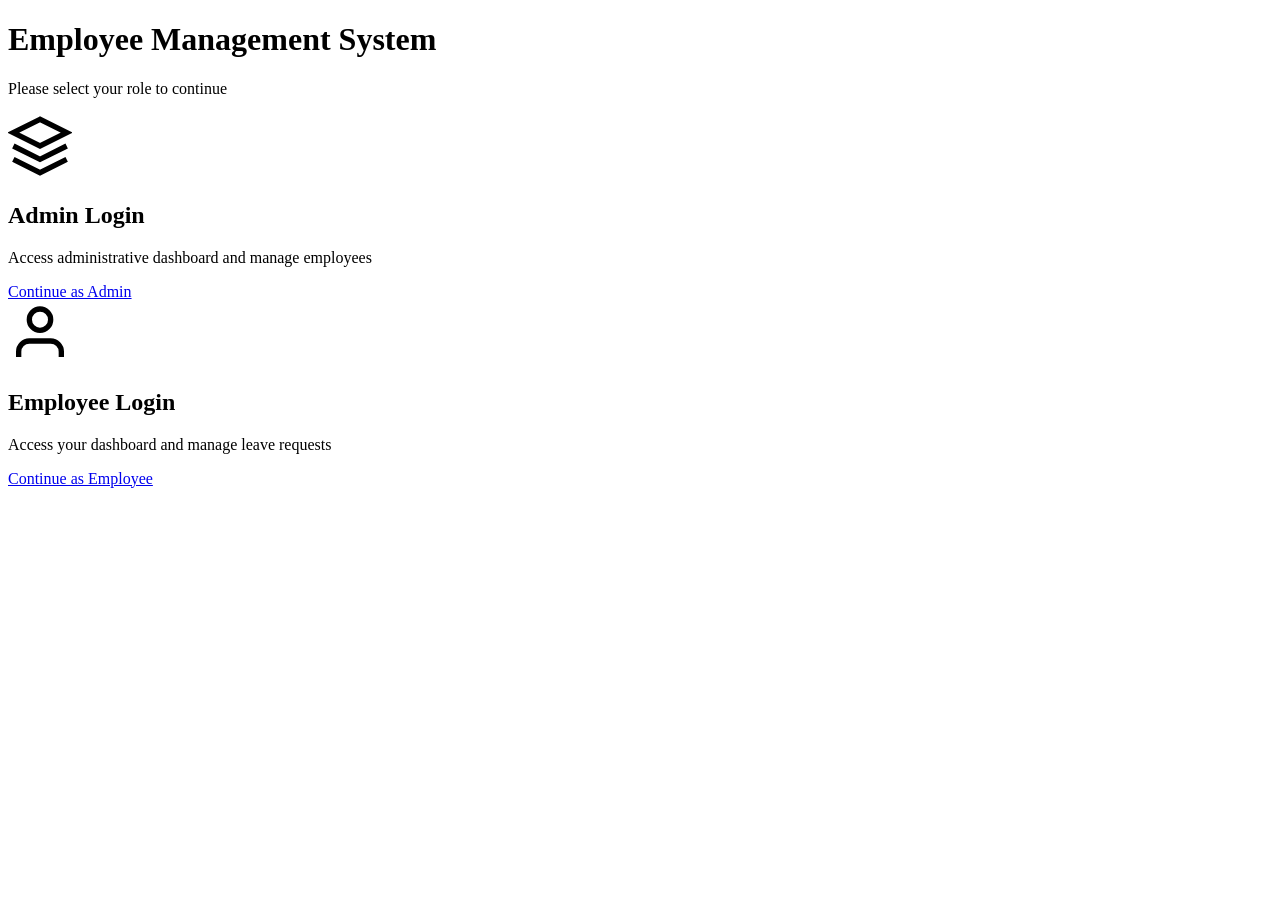
<file: src/main/resources/templates/index.html>
<!DOCTYPE html>
<html xmlns:th="http://www.thymeleaf.org">

<head>
    <meta charset="UTF-8">
    <meta name="viewport" content="width=device-width, initial-scale=1.0">
    <title>Employee Management System - Login</title>
    <link rel="stylesheet" th:href="@{/css/style.css}">
</head>

<body>
    <div class="selection-container">
        <div class="selection-header">
            <h1>Employee Management System</h1>
            <p>Please select your role to continue</p>
        </div>

        <div class="selection-cards">
            <div class="selection-card admin-card">
                <div class="card-icon">
                    <svg width="64" height="64" viewBox="0 0 24 24" fill="none" stroke="currentColor" stroke-width="2">
                        <path d="M12 2L2 7l10 5 10-5-10-5z"></path>
                        <path d="M2 17l10 5 10-5M2 12l10 5 10-5"></path>
                    </svg>
                </div>
                <h2>Admin Login</h2>
                <p>Access administrative dashboard and manage employees</p>
                <a href="/admin/login" class="btn-card admin-btn">Continue as Admin</a>
            </div>

            <div class="selection-card employee-card">
                <div class="card-icon">
                    <svg width="64" height="64" viewBox="0 0 24 24" fill="none" stroke="currentColor" stroke-width="2">
                        <path d="M20 21v-2a4 4 0 0 0-4-4H8a4 4 0 0 0-4 4v2"></path>
                        <circle cx="12" cy="7" r="4"></circle>
                    </svg>
                </div>
                <h2>Employee Login</h2>
                <p>Access your dashboard and manage leave requests</p>
                <a href="/employee/login" class="btn-card employee-btn">Continue as Employee</a>
            </div>
        </div>
    </div>
</body>

</html>
</file>
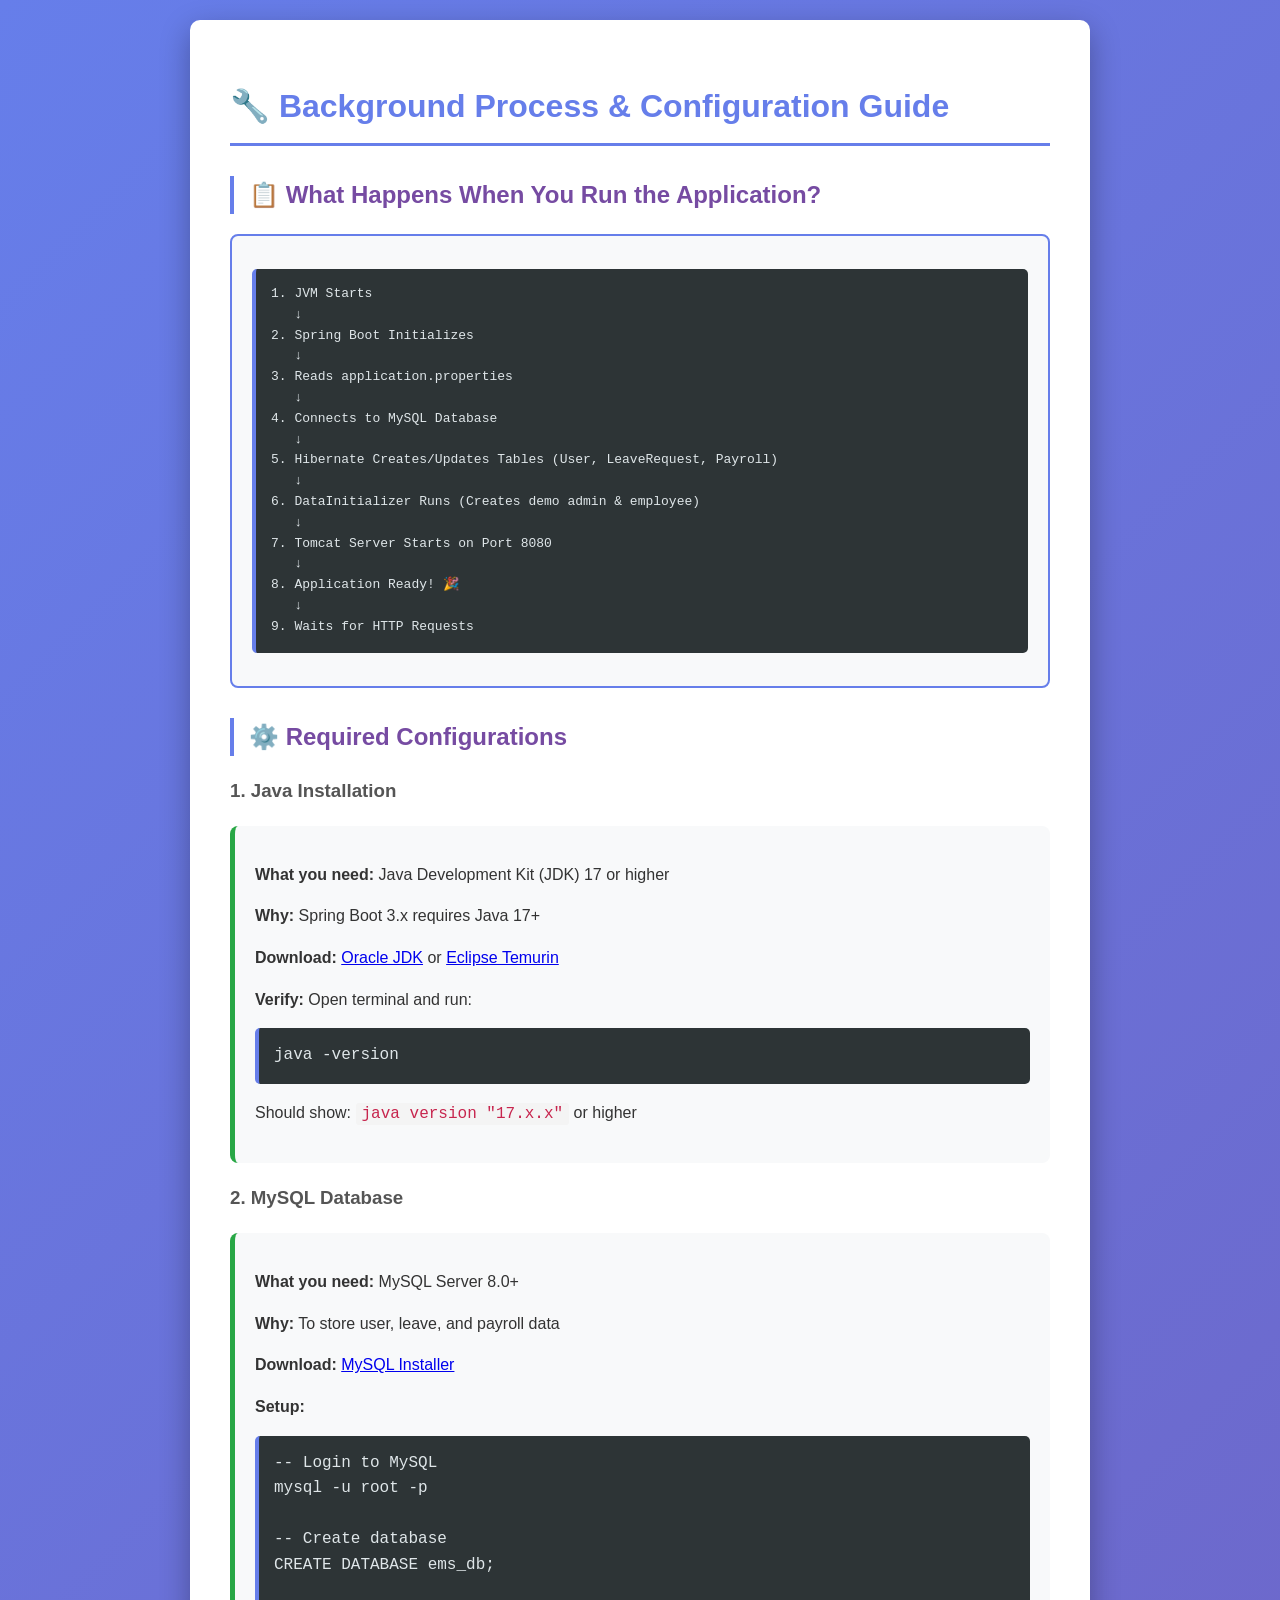
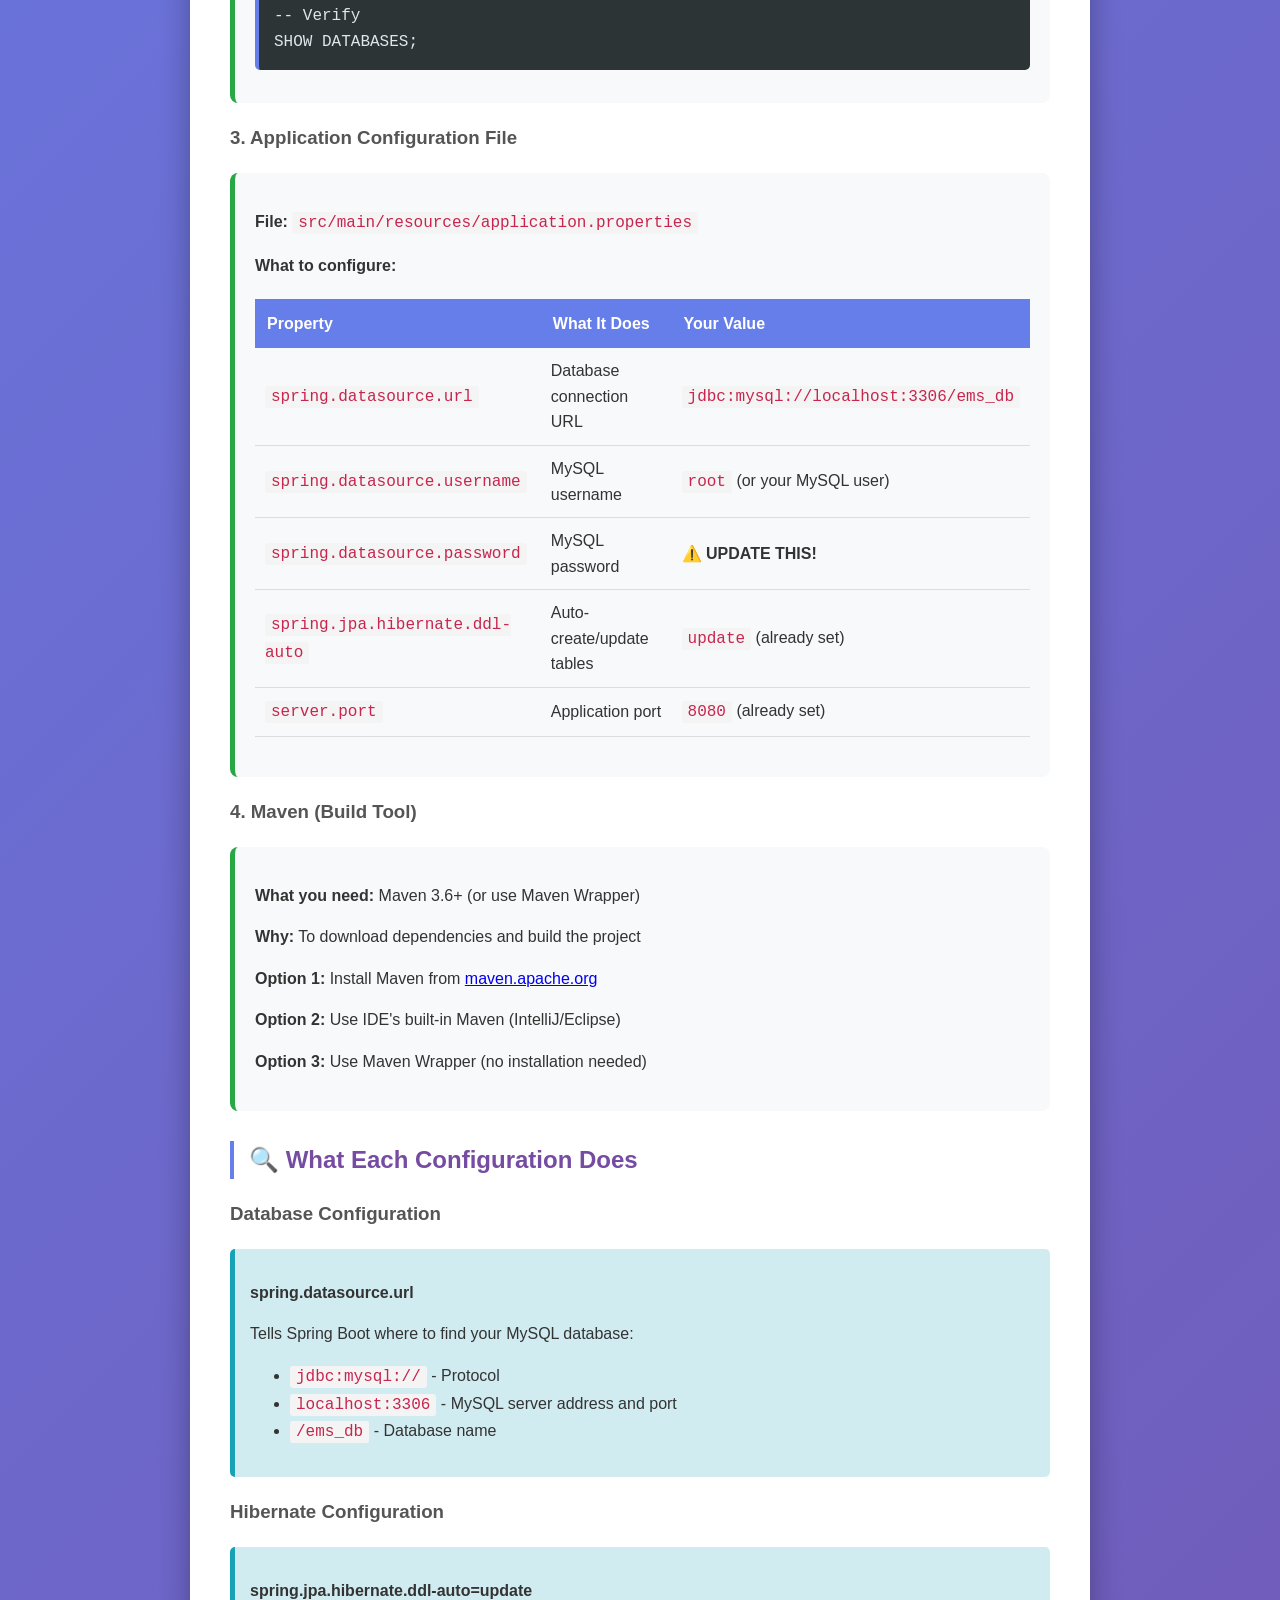
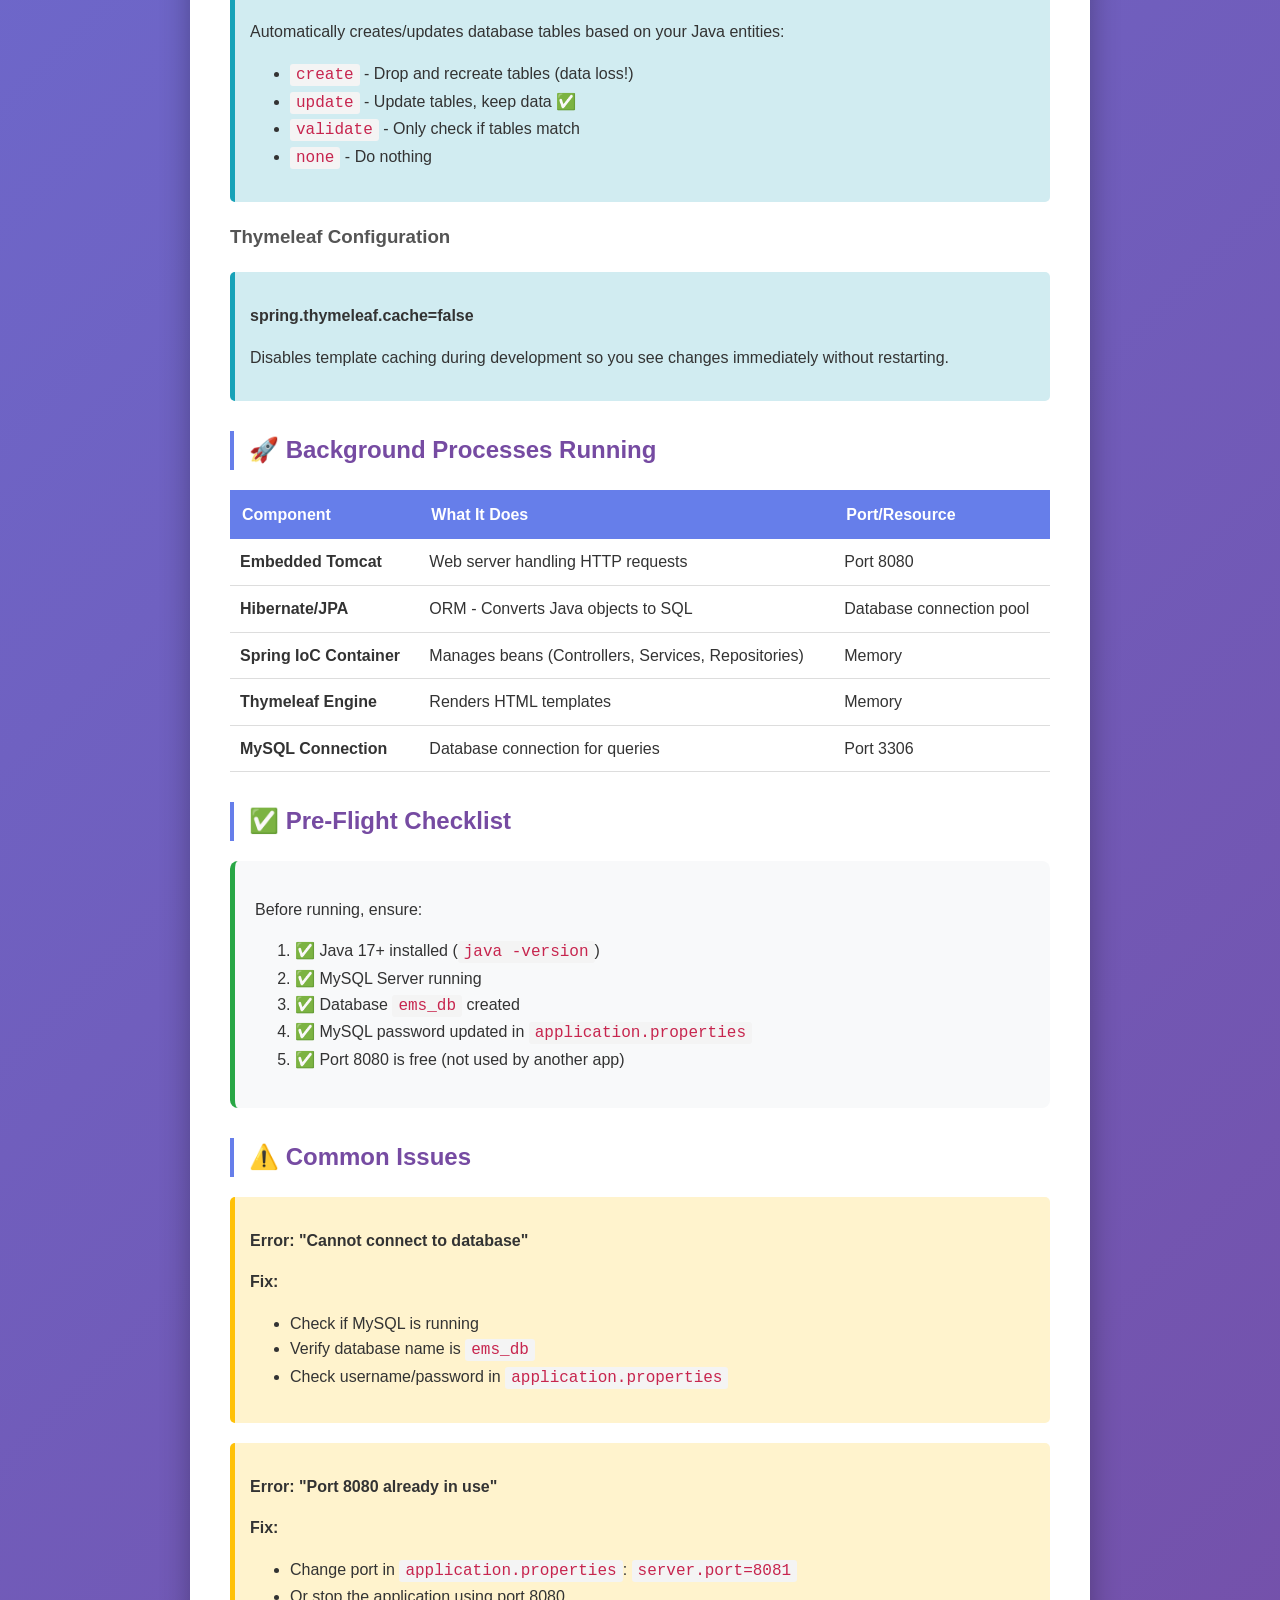
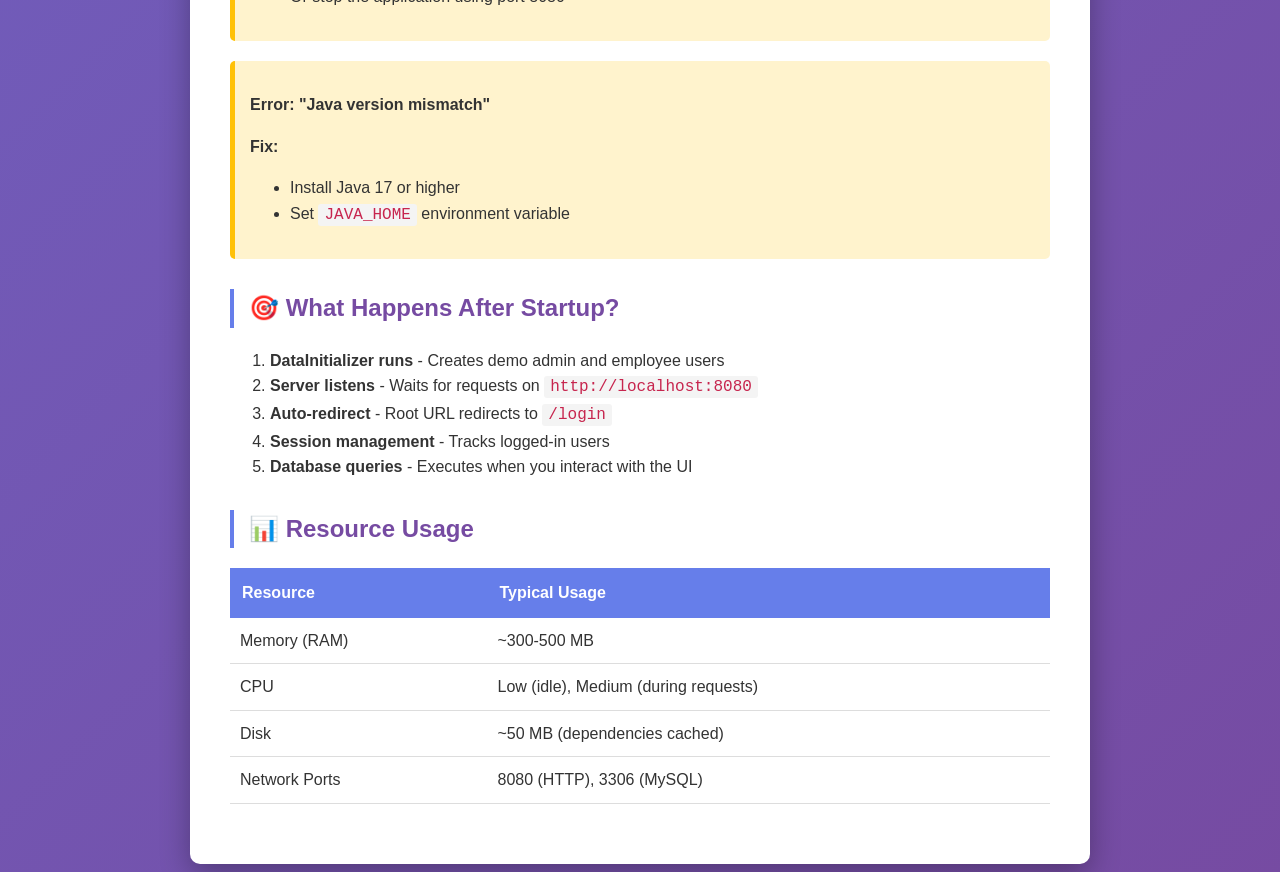
<file: Background_Process_Guide.html>
<!DOCTYPE html>
<html lang="en">

<head>
    <meta charset="UTF-8">
    <meta name="viewport" content="width=device-width, initial-scale=1.0">
    <title>EMS - Background Process & Configuration Guide</title>
    <style>
        body {
            font-family: 'Segoe UI', Tahoma, Geneva, Verdana, sans-serif;
            line-height: 1.6;
            color: #333;
            max-width: 900px;
            margin: 0 auto;
            padding: 20px;
            background: linear-gradient(135deg, #667eea 0%, #764ba2 100%);
            min-height: 100vh;
        }

        .container {
            background: white;
            padding: 40px;
            border-radius: 10px;
            box-shadow: 0 10px 30px rgba(0, 0, 0, 0.3);
        }

        h1 {
            color: #667eea;
            border-bottom: 3px solid #667eea;
            padding-bottom: 10px;
        }

        h2 {
            color: #764ba2;
            margin-top: 30px;
            border-left: 4px solid #667eea;
            padding-left: 15px;
        }

        h3 {
            color: #555;
        }

        code {
            background-color: #f4f4f4;
            padding: 2px 6px;
            border-radius: 3px;
            font-family: Consolas, monospace;
            color: #c7254e;
        }

        pre {
            background-color: #2d3436;
            color: #dfe6e9;
            padding: 15px;
            border-radius: 5px;
            overflow-x: auto;
            border-left: 4px solid #667eea;
        }

        pre code {
            background: transparent;
            color: inherit;
            padding: 0;
        }

        .step {
            background: #f8f9fa;
            padding: 20px;
            margin: 20px 0;
            border-radius: 8px;
            border-left: 5px solid #28a745;
        }

        .warning {
            background: #fff3cd;
            padding: 15px;
            margin: 20px 0;
            border-radius: 5px;
            border-left: 5px solid #ffc107;
        }

        .info {
            background: #d1ecf1;
            padding: 15px;
            margin: 20px 0;
            border-radius: 5px;
            border-left: 5px solid #17a2b8;
        }

        table {
            width: 100%;
            border-collapse: collapse;
            margin: 20px 0;
        }

        table th {
            background: #667eea;
            color: white;
            padding: 12px;
            text-align: left;
        }

        table td {
            padding: 10px;
            border-bottom: 1px solid #ddd;
        }

        table tr:hover {
            background: #f8f9fa;
        }

        .flow-diagram {
            background: #f8f9fa;
            padding: 20px;
            border-radius: 8px;
            margin: 20px 0;
            font-family: monospace;
            border: 2px solid #667eea;
        }
    </style>
</head>

<body>
    <div class="container">
        <h1>🔧 Background Process & Configuration Guide</h1>

        <h2>📋 What Happens When You Run the Application?</h2>

        <div class="flow-diagram">
            <pre>
1. JVM Starts
   ↓
2. Spring Boot Initializes
   ↓
3. Reads application.properties
   ↓
4. Connects to MySQL Database
   ↓
5. Hibernate Creates/Updates Tables (User, LeaveRequest, Payroll)
   ↓
6. DataInitializer Runs (Creates demo admin & employee)
   ↓
7. Tomcat Server Starts on Port 8080
   ↓
8. Application Ready! 🎉
   ↓
9. Waits for HTTP Requests
</pre>
        </div>

        <h2>⚙️ Required Configurations</h2>

        <h3>1. Java Installation</h3>
        <div class="step">
            <p><strong>What you need:</strong> Java Development Kit (JDK) 17 or higher</p>
            <p><strong>Why:</strong> Spring Boot 3.x requires Java 17+</p>
            <p><strong>Download:</strong> <a href="https://www.oracle.com/java/technologies/downloads/">Oracle JDK</a>
                or <a href="https://adoptium.net/">Eclipse Temurin</a></p>
            <p><strong>Verify:</strong> Open terminal and run:</p>
            <pre><code>java -version</code></pre>
            <p>Should show: <code>java version "17.x.x"</code> or higher</p>
        </div>

        <h3>2. MySQL Database</h3>
        <div class="step">
            <p><strong>What you need:</strong> MySQL Server 8.0+</p>
            <p><strong>Why:</strong> To store user, leave, and payroll data</p>
            <p><strong>Download:</strong> <a href="https://dev.mysql.com/downloads/installer/">MySQL Installer</a></p>
            <p><strong>Setup:</strong></p>
            <pre><code>-- Login to MySQL
mysql -u root -p

-- Create database
CREATE DATABASE ems_db;

-- Verify
SHOW DATABASES;</code></pre>
        </div>

        <h3>3. Application Configuration File</h3>
        <div class="step">
            <p><strong>File:</strong> <code>src/main/resources/application.properties</code></p>
            <p><strong>What to configure:</strong></p>

            <table>
                <thead>
                    <tr>
                        <th>Property</th>
                        <th>What It Does</th>
                        <th>Your Value</th>
                    </tr>
                </thead>
                <tbody>
                    <tr>
                        <td><code>spring.datasource.url</code></td>
                        <td>Database connection URL</td>
                        <td><code>jdbc:mysql://localhost:3306/ems_db</code></td>
                    </tr>
                    <tr>
                        <td><code>spring.datasource.username</code></td>
                        <td>MySQL username</td>
                        <td><code>root</code> (or your MySQL user)</td>
                    </tr>
                    <tr>
                        <td><code>spring.datasource.password</code></td>
                        <td>MySQL password</td>
                        <td><strong>⚠️ UPDATE THIS!</strong></td>
                    </tr>
                    <tr>
                        <td><code>spring.jpa.hibernate.ddl-auto</code></td>
                        <td>Auto-create/update tables</td>
                        <td><code>update</code> (already set)</td>
                    </tr>
                    <tr>
                        <td><code>server.port</code></td>
                        <td>Application port</td>
                        <td><code>8080</code> (already set)</td>
                    </tr>
                </tbody>
            </table>
        </div>

        <h3>4. Maven (Build Tool)</h3>
        <div class="step">
            <p><strong>What you need:</strong> Maven 3.6+ (or use Maven Wrapper)</p>
            <p><strong>Why:</strong> To download dependencies and build the project</p>
            <p><strong>Option 1:</strong> Install Maven from <a
                    href="https://maven.apache.org/download.cgi">maven.apache.org</a></p>
            <p><strong>Option 2:</strong> Use IDE's built-in Maven (IntelliJ/Eclipse)</p>
            <p><strong>Option 3:</strong> Use Maven Wrapper (no installation needed)</p>
        </div>

        <h2>🔍 What Each Configuration Does</h2>

        <h3>Database Configuration</h3>
        <div class="info">
            <p><strong>spring.datasource.url</strong></p>
            <p>Tells Spring Boot where to find your MySQL database:</p>
            <ul>
                <li><code>jdbc:mysql://</code> - Protocol</li>
                <li><code>localhost:3306</code> - MySQL server address and port</li>
                <li><code>/ems_db</code> - Database name</li>
            </ul>
        </div>

        <h3>Hibernate Configuration</h3>
        <div class="info">
            <p><strong>spring.jpa.hibernate.ddl-auto=update</strong></p>
            <p>Automatically creates/updates database tables based on your Java entities:</p>
            <ul>
                <li><code>create</code> - Drop and recreate tables (data loss!)</li>
                <li><code>update</code> - Update tables, keep data ✅</li>
                <li><code>validate</code> - Only check if tables match</li>
                <li><code>none</code> - Do nothing</li>
            </ul>
        </div>

        <h3>Thymeleaf Configuration</h3>
        <div class="info">
            <p><strong>spring.thymeleaf.cache=false</strong></p>
            <p>Disables template caching during development so you see changes immediately without restarting.</p>
        </div>

        <h2>🚀 Background Processes Running</h2>

        <table>
            <thead>
                <tr>
                    <th>Component</th>
                    <th>What It Does</th>
                    <th>Port/Resource</th>
                </tr>
            </thead>
            <tbody>
                <tr>
                    <td><strong>Embedded Tomcat</strong></td>
                    <td>Web server handling HTTP requests</td>
                    <td>Port 8080</td>
                </tr>
                <tr>
                    <td><strong>Hibernate/JPA</strong></td>
                    <td>ORM - Converts Java objects to SQL</td>
                    <td>Database connection pool</td>
                </tr>
                <tr>
                    <td><strong>Spring IoC Container</strong></td>
                    <td>Manages beans (Controllers, Services, Repositories)</td>
                    <td>Memory</td>
                </tr>
                <tr>
                    <td><strong>Thymeleaf Engine</strong></td>
                    <td>Renders HTML templates</td>
                    <td>Memory</td>
                </tr>
                <tr>
                    <td><strong>MySQL Connection</strong></td>
                    <td>Database connection for queries</td>
                    <td>Port 3306</td>
                </tr>
            </tbody>
        </table>

        <h2>✅ Pre-Flight Checklist</h2>

        <div class="step">
            <p>Before running, ensure:</p>
            <ol>
                <li>✅ Java 17+ installed (<code>java -version</code>)</li>
                <li>✅ MySQL Server running</li>
                <li>✅ Database <code>ems_db</code> created</li>
                <li>✅ MySQL password updated in <code>application.properties</code></li>
                <li>✅ Port 8080 is free (not used by another app)</li>
            </ol>
        </div>

        <h2>⚠️ Common Issues</h2>

        <div class="warning">
            <p><strong>Error: "Cannot connect to database"</strong></p>
            <p><strong>Fix:</strong></p>
            <ul>
                <li>Check if MySQL is running</li>
                <li>Verify database name is <code>ems_db</code></li>
                <li>Check username/password in <code>application.properties</code></li>
            </ul>
        </div>

        <div class="warning">
            <p><strong>Error: "Port 8080 already in use"</strong></p>
            <p><strong>Fix:</strong></p>
            <ul>
                <li>Change port in <code>application.properties</code>: <code>server.port=8081</code></li>
                <li>Or stop the application using port 8080</li>
            </ul>
        </div>

        <div class="warning">
            <p><strong>Error: "Java version mismatch"</strong></p>
            <p><strong>Fix:</strong></p>
            <ul>
                <li>Install Java 17 or higher</li>
                <li>Set <code>JAVA_HOME</code> environment variable</li>
            </ul>
        </div>

        <h2>🎯 What Happens After Startup?</h2>

        <ol>
            <li><strong>DataInitializer runs</strong> - Creates demo admin and employee users</li>
            <li><strong>Server listens</strong> - Waits for requests on <code>http://localhost:8080</code></li>
            <li><strong>Auto-redirect</strong> - Root URL redirects to <code>/login</code></li>
            <li><strong>Session management</strong> - Tracks logged-in users</li>
            <li><strong>Database queries</strong> - Executes when you interact with the UI</li>
        </ol>

        <h2>📊 Resource Usage</h2>

        <table>
            <thead>
                <tr>
                    <th>Resource</th>
                    <th>Typical Usage</th>
                </tr>
            </thead>
            <tbody>
                <tr>
                    <td>Memory (RAM)</td>
                    <td>~300-500 MB</td>
                </tr>
                <tr>
                    <td>CPU</td>
                    <td>Low (idle), Medium (during requests)</td>
                </tr>
                <tr>
                    <td>Disk</td>
                    <td>~50 MB (dependencies cached)</td>
                </tr>
                <tr>
                    <td>Network Ports</td>
                    <td>8080 (HTTP), 3306 (MySQL)</td>
                </tr>
            </tbody>
        </table>

    </div>
</body>

</html>
</file>
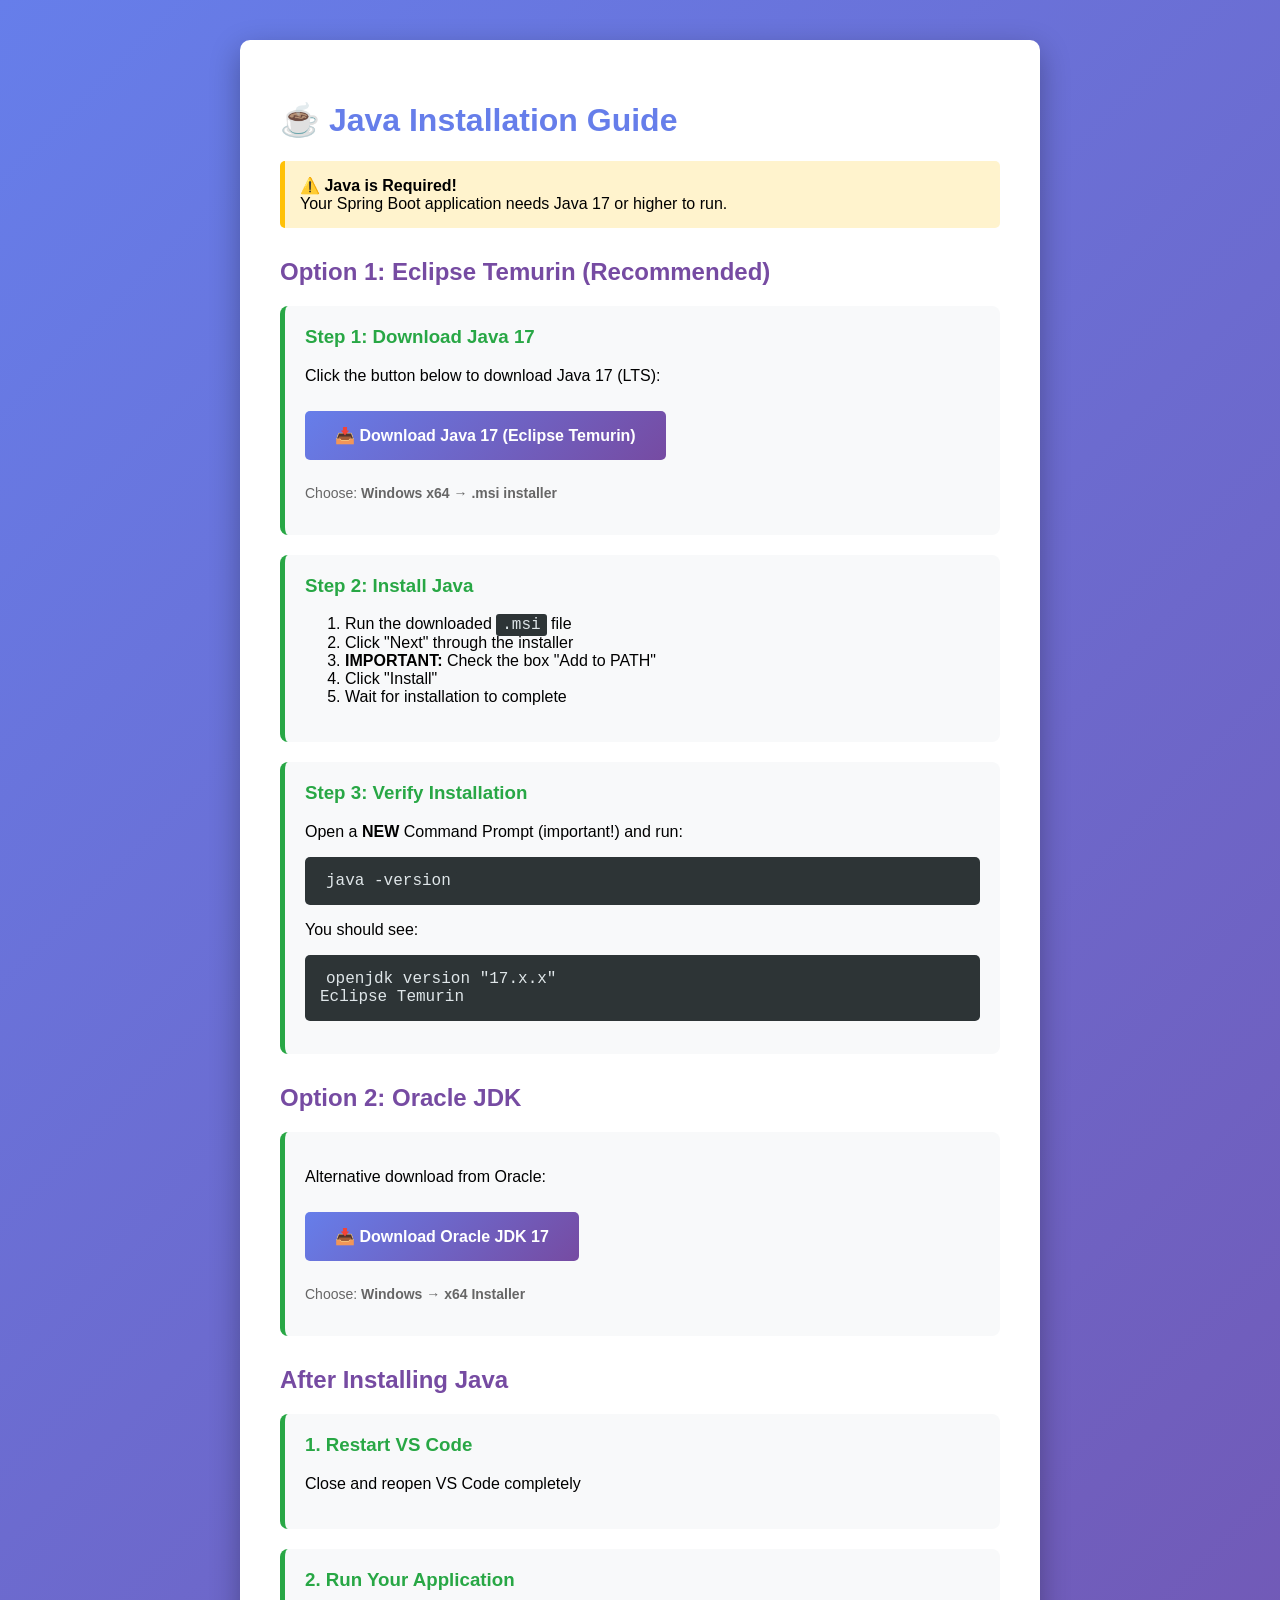
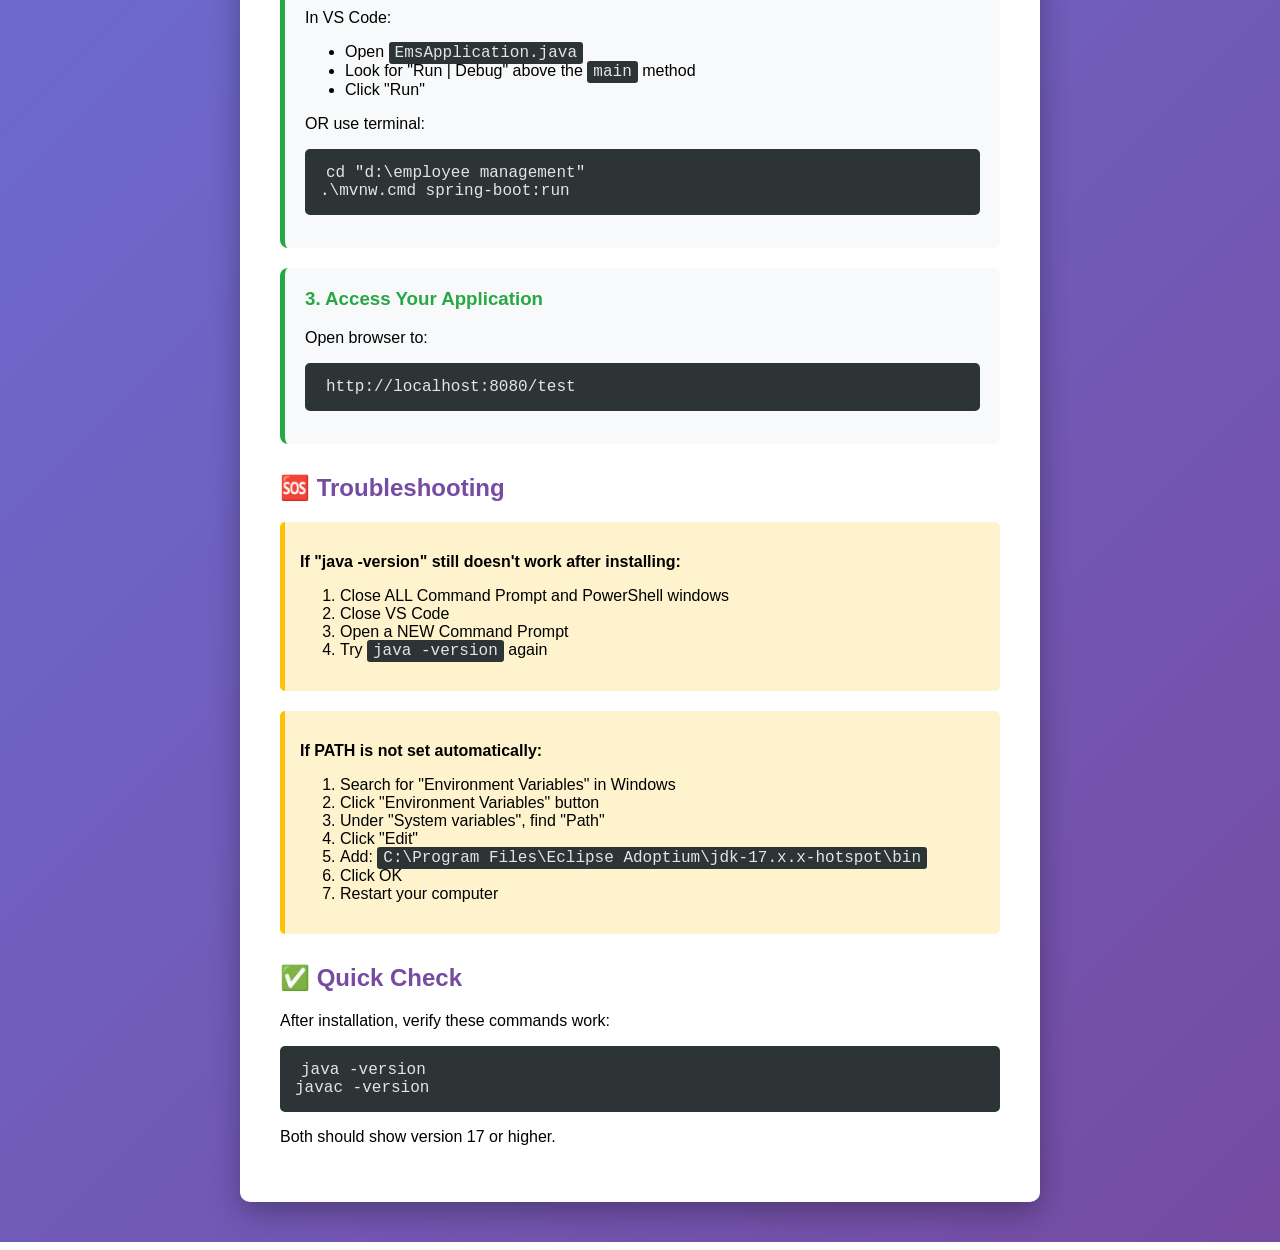
<file: Install_Java_Guide.html>
<!DOCTYPE html>
<html lang="en">

<head>
    <meta charset="UTF-8">
    <meta name="viewport" content="width=device-width, initial-scale=1.0">
    <title>Java Installation Guide</title>
    <style>
        body {
            font-family: 'Segoe UI', Tahoma, Geneva, Verdana, sans-serif;
            max-width: 800px;
            margin: 0 auto;
            padding: 40px 20px;
            background: linear-gradient(135deg, #667eea 0%, #764ba2 100%);
            min-height: 100vh;
        }

        .container {
            background: white;
            padding: 40px;
            border-radius: 10px;
            box-shadow: 0 10px 30px rgba(0, 0, 0, 0.3);
        }

        h1 {
            color: #667eea;
        }

        h2 {
            color: #764ba2;
            margin-top: 30px;
        }

        .step {
            background: #f8f9fa;
            padding: 20px;
            margin: 20px 0;
            border-radius: 8px;
            border-left: 5px solid #28a745;
        }

        .step h3 {
            margin-top: 0;
            color: #28a745;
        }

        a.download-btn {
            display: inline-block;
            padding: 15px 30px;
            background: linear-gradient(135deg, #667eea 0%, #764ba2 100%);
            color: white;
            text-decoration: none;
            border-radius: 5px;
            font-weight: bold;
            margin: 10px 0;
        }

        a.download-btn:hover {
            transform: translateY(-2px);
            box-shadow: 0 5px 15px rgba(102, 126, 234, 0.4);
        }

        code {
            background: #2d3436;
            color: #dfe6e9;
            padding: 2px 6px;
            border-radius: 3px;
            font-family: Consolas, monospace;
        }

        pre {
            background: #2d3436;
            color: #dfe6e9;
            padding: 15px;
            border-radius: 5px;
            overflow-x: auto;
        }

        .warning {
            background: #fff3cd;
            padding: 15px;
            border-radius: 5px;
            border-left: 5px solid #ffc107;
            margin: 20px 0;
        }
    </style>
</head>

<body>
    <div class="container">
        <h1>☕ Java Installation Guide</h1>

        <div class="warning">
            <strong>⚠️ Java is Required!</strong><br>
            Your Spring Boot application needs Java 17 or higher to run.
        </div>

        <h2>Option 1: Eclipse Temurin (Recommended)</h2>
        <div class="step">
            <h3>Step 1: Download Java 17</h3>
            <p>Click the button below to download Java 17 (LTS):</p>
            <a href="https://adoptium.net/temurin/releases/?version=17" class="download-btn" target="_blank">
                📥 Download Java 17 (Eclipse Temurin)
            </a>
            <p style="margin-top: 15px; font-size: 14px; color: #666;">
                Choose: <strong>Windows x64</strong> → <strong>.msi installer</strong>
            </p>
        </div>

        <div class="step">
            <h3>Step 2: Install Java</h3>
            <ol>
                <li>Run the downloaded <code>.msi</code> file</li>
                <li>Click "Next" through the installer</li>
                <li><strong>IMPORTANT:</strong> Check the box "Add to PATH"</li>
                <li>Click "Install"</li>
                <li>Wait for installation to complete</li>
            </ol>
        </div>

        <div class="step">
            <h3>Step 3: Verify Installation</h3>
            <p>Open a <strong>NEW</strong> Command Prompt (important!) and run:</p>
            <pre><code>java -version</code></pre>
            <p>You should see:</p>
            <pre><code>openjdk version "17.x.x"
Eclipse Temurin</code></pre>
        </div>

        <h2>Option 2: Oracle JDK</h2>
        <div class="step">
            <p>Alternative download from Oracle:</p>
            <a href="https://www.oracle.com/java/technologies/downloads/#java17" class="download-btn" target="_blank">
                📥 Download Oracle JDK 17
            </a>
            <p style="margin-top: 15px; font-size: 14px; color: #666;">
                Choose: <strong>Windows</strong> → <strong>x64 Installer</strong>
            </p>
        </div>

        <h2>After Installing Java</h2>
        <div class="step">
            <h3>1. Restart VS Code</h3>
            <p>Close and reopen VS Code completely</p>
        </div>

        <div class="step">
            <h3>2. Run Your Application</h3>
            <p>In VS Code:</p>
            <ul>
                <li>Open <code>EmsApplication.java</code></li>
                <li>Look for "Run | Debug" above the <code>main</code> method</li>
                <li>Click "Run"</li>
            </ul>
            <p>OR use terminal:</p>
            <pre><code>cd "d:\employee management"
.\mvnw.cmd spring-boot:run</code></pre>
        </div>

        <div class="step">
            <h3>3. Access Your Application</h3>
            <p>Open browser to:</p>
            <pre><code>http://localhost:8080/test</code></pre>
        </div>

        <h2>🆘 Troubleshooting</h2>

        <div class="warning">
            <p><strong>If "java -version" still doesn't work after installing:</strong></p>
            <ol>
                <li>Close ALL Command Prompt and PowerShell windows</li>
                <li>Close VS Code</li>
                <li>Open a NEW Command Prompt</li>
                <li>Try <code>java -version</code> again</li>
            </ol>
        </div>

        <div class="warning">
            <p><strong>If PATH is not set automatically:</strong></p>
            <ol>
                <li>Search for "Environment Variables" in Windows</li>
                <li>Click "Environment Variables" button</li>
                <li>Under "System variables", find "Path"</li>
                <li>Click "Edit"</li>
                <li>Add: <code>C:\Program Files\Eclipse Adoptium\jdk-17.x.x-hotspot\bin</code></li>
                <li>Click OK</li>
                <li>Restart your computer</li>
            </ol>
        </div>

        <h2>✅ Quick Check</h2>
        <p>After installation, verify these commands work:</p>
        <pre><code>java -version
javac -version</code></pre>
        <p>Both should show version 17 or higher.</p>

    </div>
</body>

</html>
</file>
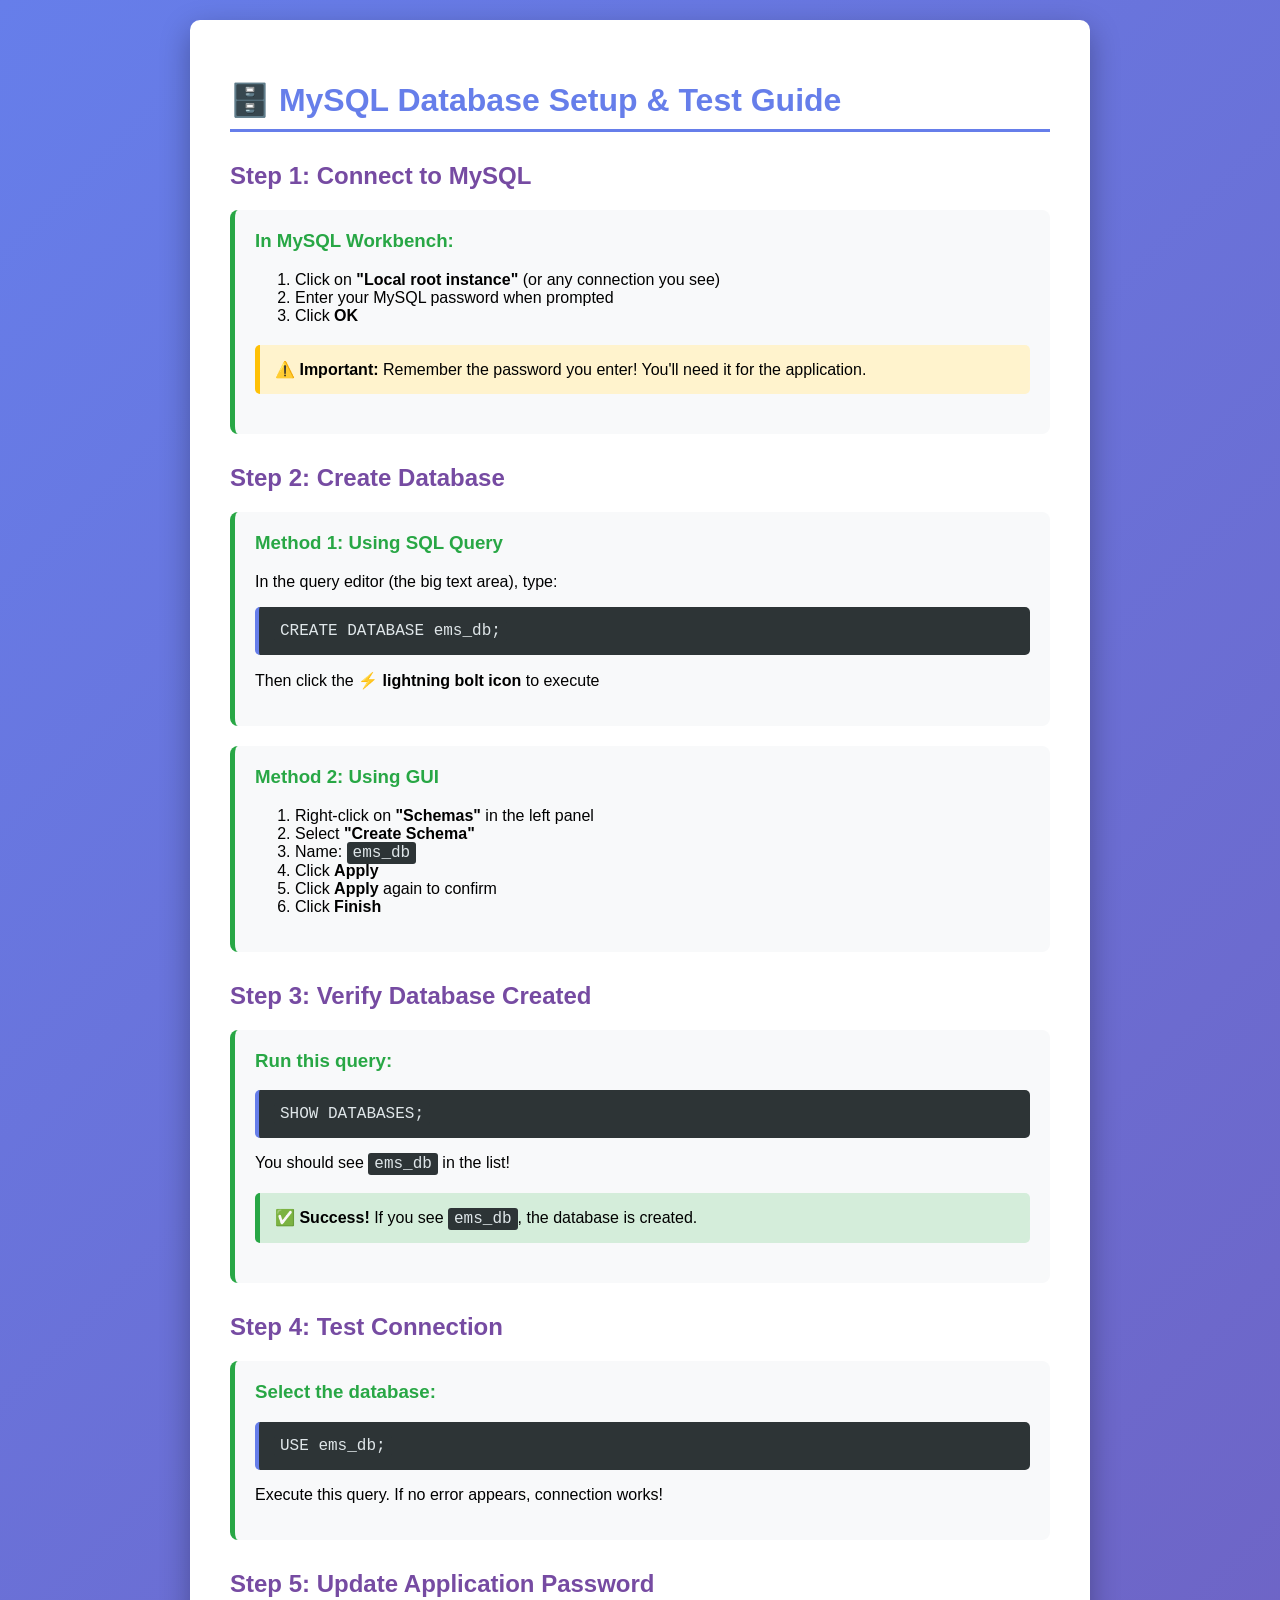
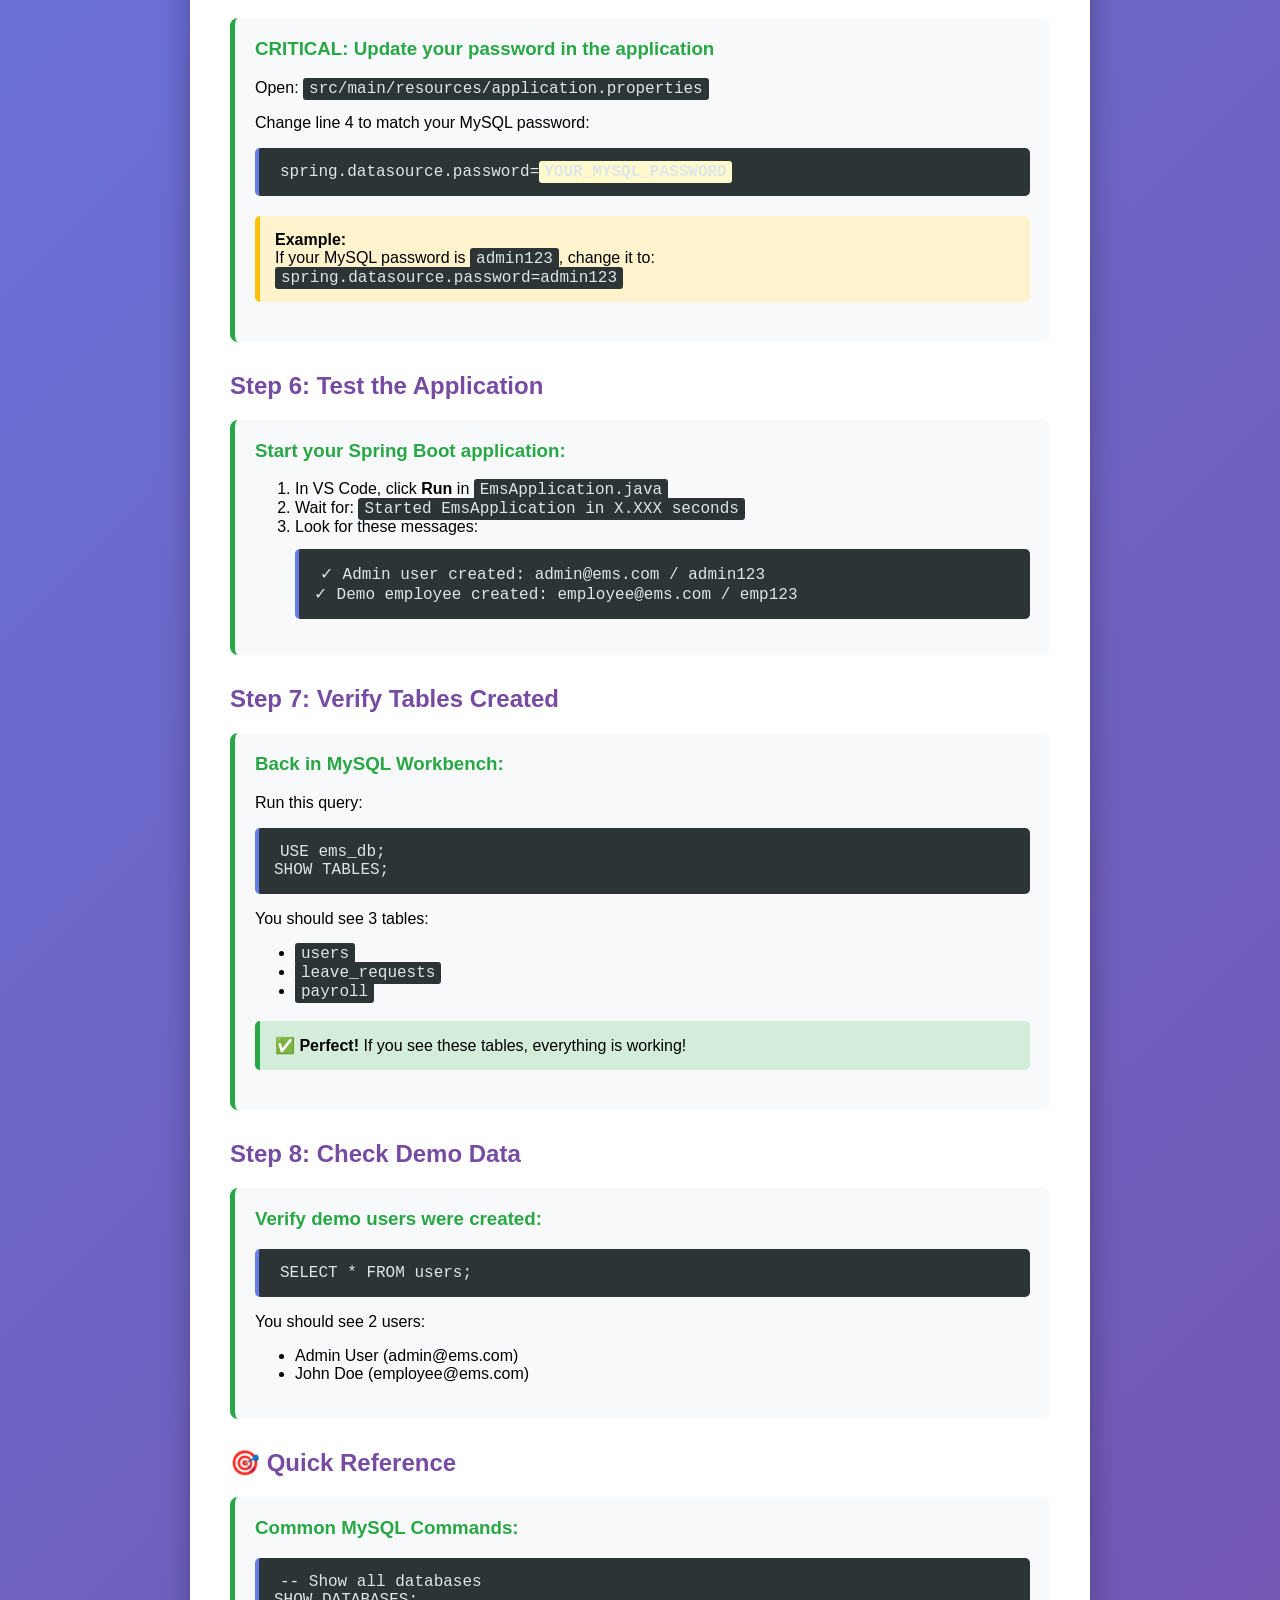
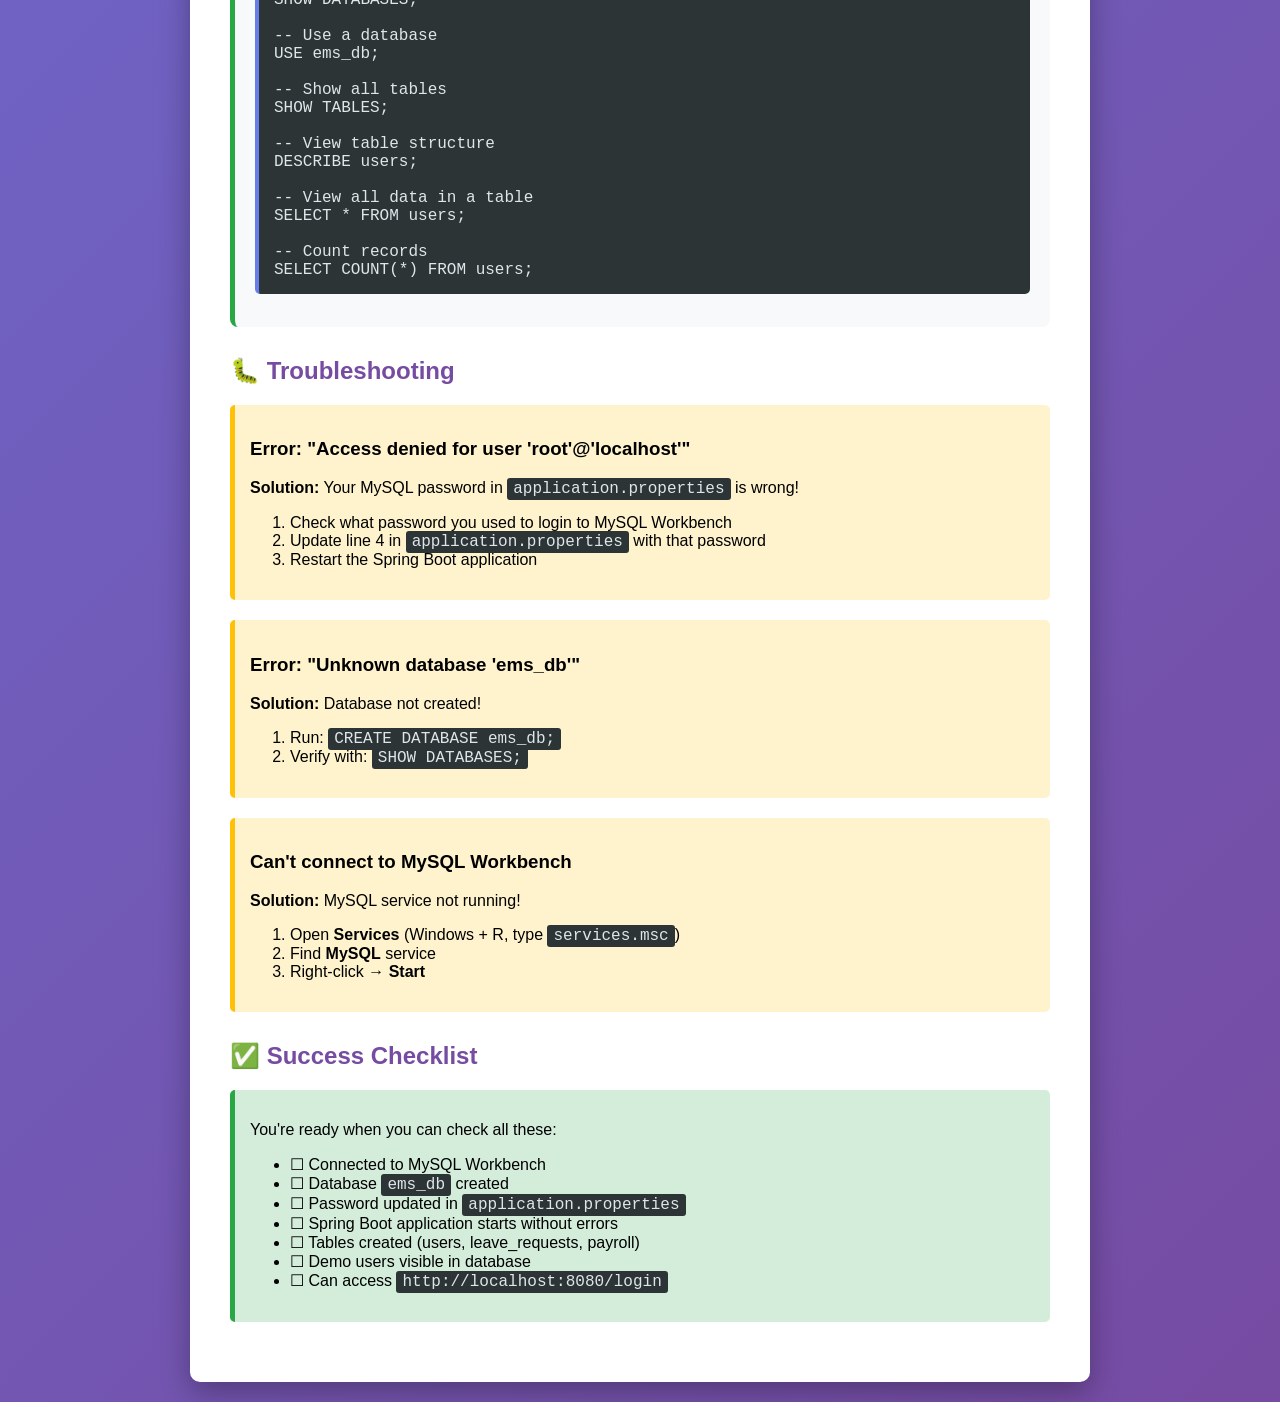
<file: MySQL_Database_Setup_Test.html>
<!DOCTYPE html>
<html lang="en">

<head>
    <meta charset="UTF-8">
    <meta name="viewport" content="width=device-width, initial-scale=1.0">
    <title>MySQL Database Setup & Test Guide</title>
    <style>
        body {
            font-family: 'Segoe UI', Tahoma, Geneva, Verdana, sans-serif;
            max-width: 900px;
            margin: 0 auto;
            padding: 20px;
            background: linear-gradient(135deg, #667eea 0%, #764ba2 100%);
            min-height: 100vh;
        }

        .container {
            background: white;
            padding: 40px;
            border-radius: 10px;
            box-shadow: 0 10px 30px rgba(0, 0, 0, 0.3);
        }

        h1 {
            color: #667eea;
            border-bottom: 3px solid #667eea;
            padding-bottom: 10px;
        }

        h2 {
            color: #764ba2;
            margin-top: 30px;
        }

        .step {
            background: #f8f9fa;
            padding: 20px;
            margin: 20px 0;
            border-radius: 8px;
            border-left: 5px solid #28a745;
        }

        .step h3 {
            margin-top: 0;
            color: #28a745;
        }

        code {
            background: #2d3436;
            color: #dfe6e9;
            padding: 2px 6px;
            border-radius: 3px;
            font-family: Consolas, monospace;
        }

        pre {
            background: #2d3436;
            color: #dfe6e9;
            padding: 15px;
            border-radius: 5px;
            overflow-x: auto;
            border-left: 4px solid #667eea;
        }

        .warning {
            background: #fff3cd;
            padding: 15px;
            border-radius: 5px;
            border-left: 5px solid #ffc107;
            margin: 20px 0;
        }

        .success {
            background: #d4edda;
            padding: 15px;
            border-radius: 5px;
            border-left: 5px solid #28a745;
            margin: 20px 0;
        }

        img {
            max-width: 100%;
            border: 2px solid #ddd;
            border-radius: 5px;
            margin: 10px 0;
        }

        .highlight {
            background: #fffacd;
            padding: 2px 5px;
            border-radius: 3px;
            font-weight: bold;
        }
    </style>
</head>

<body>
    <div class="container">
        <h1>🗄️ MySQL Database Setup & Test Guide</h1>

        <h2>Step 1: Connect to MySQL</h2>
        <div class="step">
            <h3>In MySQL Workbench:</h3>
            <ol>
                <li>Click on <strong>"Local root instance"</strong> (or any connection you see)</li>
                <li>Enter your MySQL password when prompted</li>
                <li>Click <strong>OK</strong></li>
            </ol>
            <div class="warning">
                <strong>⚠️ Important:</strong> Remember the password you enter! You'll need it for the application.
            </div>
        </div>

        <h2>Step 2: Create Database</h2>
        <div class="step">
            <h3>Method 1: Using SQL Query</h3>
            <p>In the query editor (the big text area), type:</p>
            <pre><code>CREATE DATABASE ems_db;</code></pre>
            <p>Then click the <strong>⚡ lightning bolt icon</strong> to execute</p>
        </div>

        <div class="step">
            <h3>Method 2: Using GUI</h3>
            <ol>
                <li>Right-click on <strong>"Schemas"</strong> in the left panel</li>
                <li>Select <strong>"Create Schema"</strong></li>
                <li>Name: <code>ems_db</code></li>
                <li>Click <strong>Apply</strong></li>
                <li>Click <strong>Apply</strong> again to confirm</li>
                <li>Click <strong>Finish</strong></li>
            </ol>
        </div>

        <h2>Step 3: Verify Database Created</h2>
        <div class="step">
            <h3>Run this query:</h3>
            <pre><code>SHOW DATABASES;</code></pre>
            <p>You should see <code>ems_db</code> in the list!</p>
            <div class="success">
                <strong>✅ Success!</strong> If you see <code>ems_db</code>, the database is created.
            </div>
        </div>

        <h2>Step 4: Test Connection</h2>
        <div class="step">
            <h3>Select the database:</h3>
            <pre><code>USE ems_db;</code></pre>
            <p>Execute this query. If no error appears, connection works!</p>
        </div>

        <h2>Step 5: Update Application Password</h2>
        <div class="step">
            <h3>CRITICAL: Update your password in the application</h3>
            <p>Open: <code>src/main/resources/application.properties</code></p>
            <p>Change line 4 to match your MySQL password:</p>
            <pre><code>spring.datasource.password=<span class="highlight">YOUR_MYSQL_PASSWORD</span></code></pre>

            <div class="warning">
                <strong>Example:</strong><br>
                If your MySQL password is <code>admin123</code>, change it to:<br>
                <code>spring.datasource.password=admin123</code>
            </div>
        </div>

        <h2>Step 6: Test the Application</h2>
        <div class="step">
            <h3>Start your Spring Boot application:</h3>
            <ol>
                <li>In VS Code, click <strong>Run</strong> in <code>EmsApplication.java</code></li>
                <li>Wait for: <code>Started EmsApplication in X.XXX seconds</code></li>
                <li>Look for these messages:
                    <pre><code>✓ Admin user created: admin@ems.com / admin123
✓ Demo employee created: employee@ems.com / emp123</code></pre>
                </li>
            </ol>
        </div>

        <h2>Step 7: Verify Tables Created</h2>
        <div class="step">
            <h3>Back in MySQL Workbench:</h3>
            <p>Run this query:</p>
            <pre><code>USE ems_db;
SHOW TABLES;</code></pre>

            <p>You should see 3 tables:</p>
            <ul>
                <li><code>users</code></li>
                <li><code>leave_requests</code></li>
                <li><code>payroll</code></li>
            </ul>

            <div class="success">
                <strong>✅ Perfect!</strong> If you see these tables, everything is working!
            </div>
        </div>

        <h2>Step 8: Check Demo Data</h2>
        <div class="step">
            <h3>Verify demo users were created:</h3>
            <pre><code>SELECT * FROM users;</code></pre>

            <p>You should see 2 users:</p>
            <ul>
                <li>Admin User (admin@ems.com)</li>
                <li>John Doe (employee@ems.com)</li>
            </ul>
        </div>

        <h2>🎯 Quick Reference</h2>

        <div class="step">
            <h3>Common MySQL Commands:</h3>
            <pre><code>-- Show all databases
SHOW DATABASES;

-- Use a database
USE ems_db;

-- Show all tables
SHOW TABLES;

-- View table structure
DESCRIBE users;

-- View all data in a table
SELECT * FROM users;

-- Count records
SELECT COUNT(*) FROM users;</code></pre>
        </div>

        <h2>🐛 Troubleshooting</h2>

        <div class="warning">
            <h3>Error: "Access denied for user 'root'@'localhost'"</h3>
            <p><strong>Solution:</strong> Your MySQL password in <code>application.properties</code> is wrong!</p>
            <ol>
                <li>Check what password you used to login to MySQL Workbench</li>
                <li>Update line 4 in <code>application.properties</code> with that password</li>
                <li>Restart the Spring Boot application</li>
            </ol>
        </div>

        <div class="warning">
            <h3>Error: "Unknown database 'ems_db'"</h3>
            <p><strong>Solution:</strong> Database not created!</p>
            <ol>
                <li>Run: <code>CREATE DATABASE ems_db;</code></li>
                <li>Verify with: <code>SHOW DATABASES;</code></li>
            </ol>
        </div>

        <div class="warning">
            <h3>Can't connect to MySQL Workbench</h3>
            <p><strong>Solution:</strong> MySQL service not running!</p>
            <ol>
                <li>Open <strong>Services</strong> (Windows + R, type <code>services.msc</code>)</li>
                <li>Find <strong>MySQL</strong> service</li>
                <li>Right-click → <strong>Start</strong></li>
            </ol>
        </div>

        <h2>✅ Success Checklist</h2>
        <div class="success">
            <p>You're ready when you can check all these:</p>
            <ul>
                <li>☐ Connected to MySQL Workbench</li>
                <li>☐ Database <code>ems_db</code> created</li>
                <li>☐ Password updated in <code>application.properties</code></li>
                <li>☐ Spring Boot application starts without errors</li>
                <li>☐ Tables created (users, leave_requests, payroll)</li>
                <li>☐ Demo users visible in database</li>
                <li>☐ Can access <code>http://localhost:8080/login</code></li>
            </ul>
        </div>

    </div>
</body>

</html>
</file>
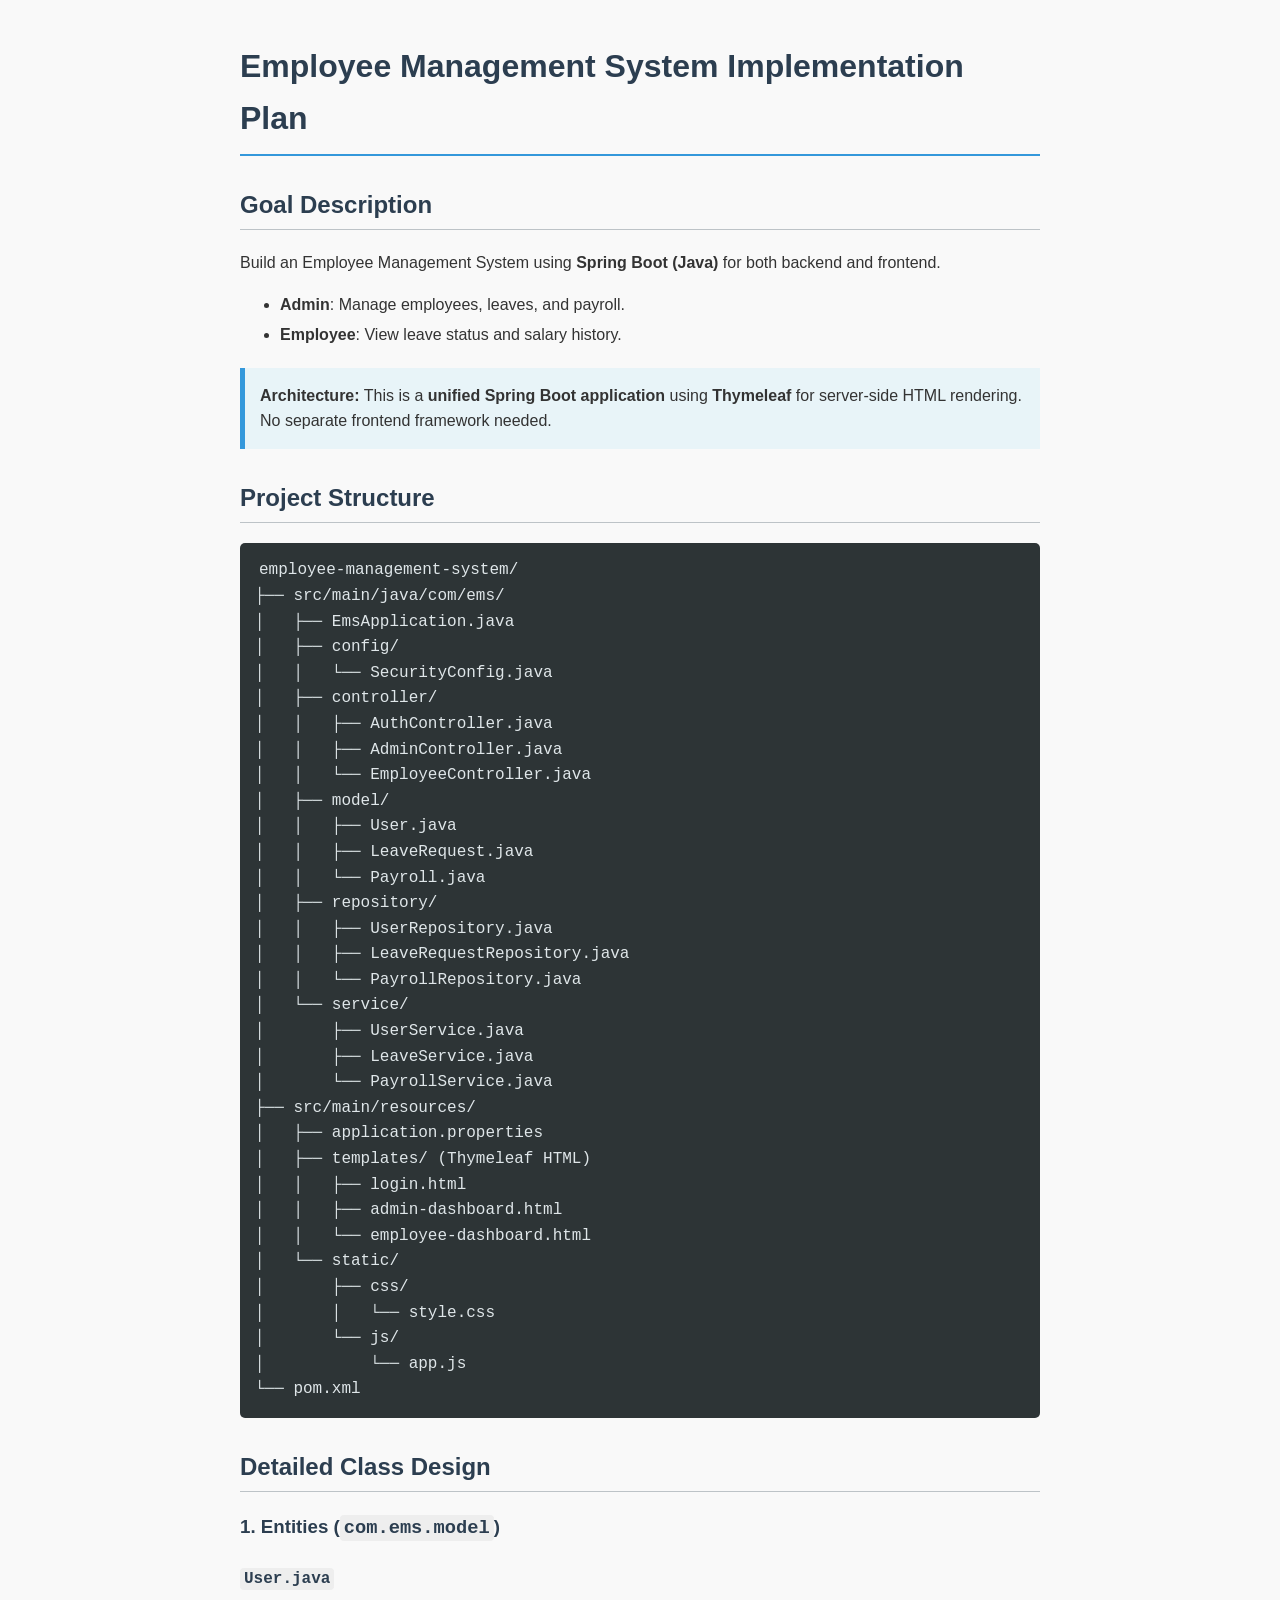
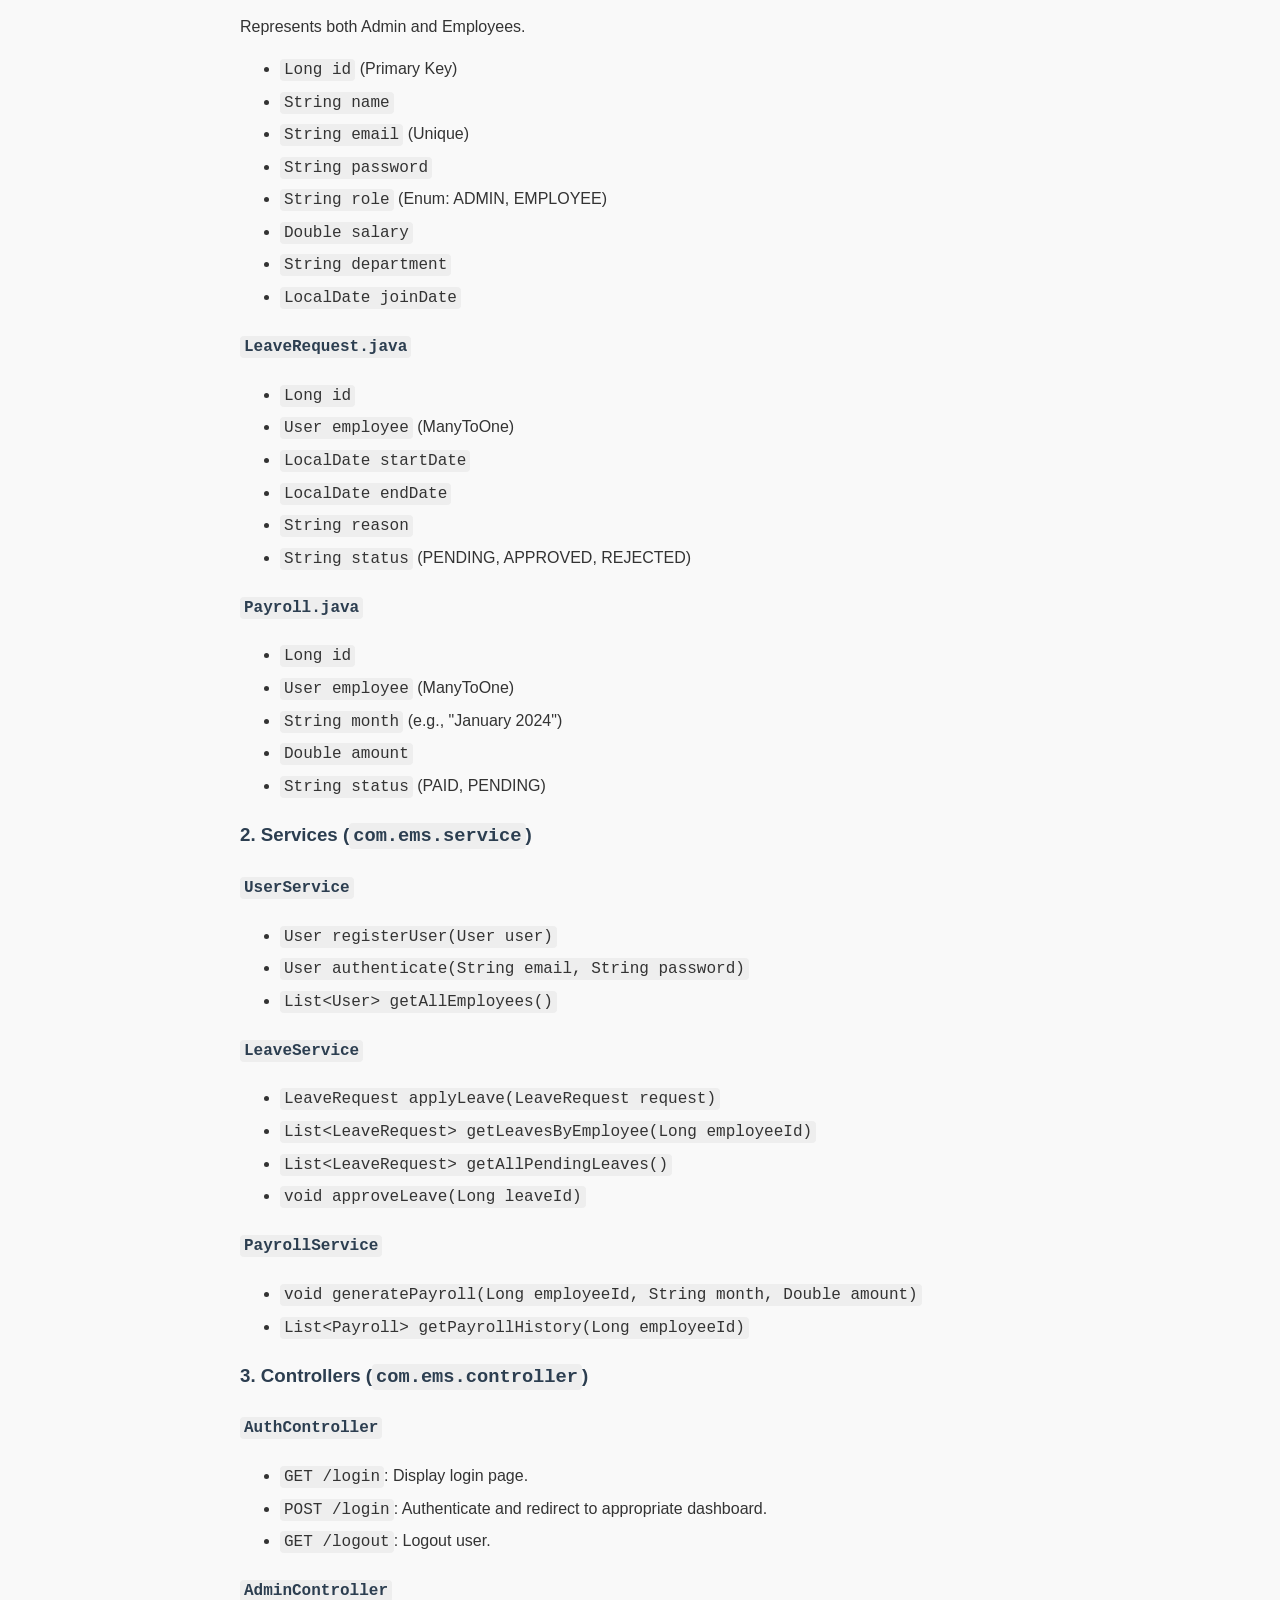
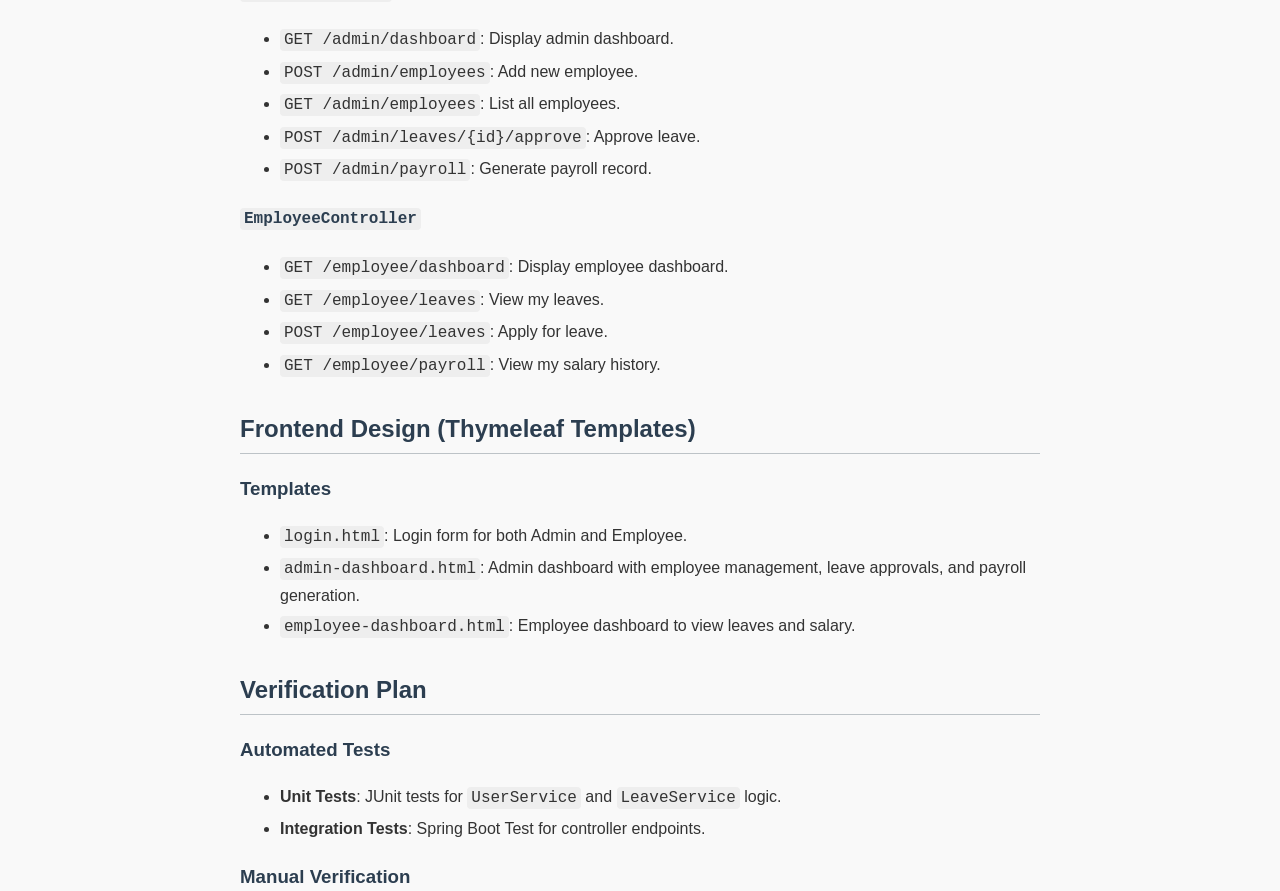
<file: Project_Plan.html>
<!DOCTYPE html>
<html lang="en">

<head>
    <meta charset="UTF-8">
    <meta name="viewport" content="width=device-width, initial-scale=1.0">
    <title>Employee Management System - Implementation Plan</title>
    <style>
        body {
            font-family: 'Segoe UI', Tahoma, Geneva, Verdana, sans-serif;
            line-height: 1.6;
            color: #333;
            max-width: 800px;
            margin: 0 auto;
            padding: 20px;
            background-color: #f9f9f9;
        }

        h1,
        h2,
        h3,
        h4 {
            color: #2c3e50;
        }

        h1 {
            border-bottom: 2px solid #3498db;
            padding-bottom: 10px;
        }

        h2 {
            border-bottom: 1px solid #bdc3c7;
            padding-bottom: 5px;
            margin-top: 30px;
        }

        code {
            background-color: #eee;
            padding: 2px 4px;
            border-radius: 4px;
            font-family: Consolas, monospace;
        }

        pre {
            background-color: #2d3436;
            color: #dfe6e9;
            padding: 15px;
            border-radius: 5px;
            overflow-x: auto;
        }

        pre code {
            background-color: transparent;
            color: inherit;
        }

        .note {
            background-color: #e8f4f8;
            border-left: 5px solid #3498db;
            padding: 15px;
            margin: 20px 0;
        }

        ul {
            margin-bottom: 20px;
        }

        li {
            margin-bottom: 5px;
        }
    </style>
</head>

<body>

    <h1>Employee Management System Implementation Plan</h1>

    <h2>Goal Description</h2>
    <p>Build an Employee Management System using <strong>Spring Boot (Java)</strong> for both backend and frontend.</p>
    <ul>
        <li><strong>Admin</strong>: Manage employees, leaves, and payroll.</li>
        <li><strong>Employee</strong>: View leave status and salary history.</li>
    </ul>

    <div class="note">
        <strong>Architecture:</strong> This is a <strong>unified Spring Boot application</strong> using
        <strong>Thymeleaf</strong> for server-side HTML rendering. No separate frontend framework needed.
    </div>

    <h2>Project Structure</h2>
    <pre><code>employee-management-system/
├── src/main/java/com/ems/
│   ├── EmsApplication.java
│   ├── config/
│   │   └── SecurityConfig.java
│   ├── controller/
│   │   ├── AuthController.java
│   │   ├── AdminController.java
│   │   └── EmployeeController.java
│   ├── model/
│   │   ├── User.java
│   │   ├── LeaveRequest.java
│   │   └── Payroll.java
│   ├── repository/
│   │   ├── UserRepository.java
│   │   ├── LeaveRequestRepository.java
│   │   └── PayrollRepository.java
│   └── service/
│       ├── UserService.java
│       ├── LeaveService.java
│       └── PayrollService.java
├── src/main/resources/
│   ├── application.properties
│   ├── templates/ (Thymeleaf HTML)
│   │   ├── login.html
│   │   ├── admin-dashboard.html
│   │   └── employee-dashboard.html
│   └── static/
│       ├── css/
│       │   └── style.css
│       └── js/
│           └── app.js
└── pom.xml</code></pre>

    <h2>Detailed Class Design</h2>

    <h3>1. Entities (<code>com.ems.model</code>)</h3>

    <h4><code>User.java</code></h4>
    <p>Represents both Admin and Employees.</p>
    <ul>
        <li><code>Long id</code> (Primary Key)</li>
        <li><code>String name</code></li>
        <li><code>String email</code> (Unique)</li>
        <li><code>String password</code></li>
        <li><code>String role</code> (Enum: ADMIN, EMPLOYEE)</li>
        <li><code>Double salary</code></li>
        <li><code>String department</code></li>
        <li><code>LocalDate joinDate</code></li>
    </ul>

    <h4><code>LeaveRequest.java</code></h4>
    <ul>
        <li><code>Long id</code></li>
        <li><code>User employee</code> (ManyToOne)</li>
        <li><code>LocalDate startDate</code></li>
        <li><code>LocalDate endDate</code></li>
        <li><code>String reason</code></li>
        <li><code>String status</code> (PENDING, APPROVED, REJECTED)</li>
    </ul>

    <h4><code>Payroll.java</code></h4>
    <ul>
        <li><code>Long id</code></li>
        <li><code>User employee</code> (ManyToOne)</li>
        <li><code>String month</code> (e.g., "January 2024")</li>
        <li><code>Double amount</code></li>
        <li><code>String status</code> (PAID, PENDING)</li>
    </ul>

    <h3>2. Services (<code>com.ems.service</code>)</h3>

    <h4><code>UserService</code></h4>
    <ul>
        <li><code>User registerUser(User user)</code></li>
        <li><code>User authenticate(String email, String password)</code></li>
        <li><code>List&lt;User&gt; getAllEmployees()</code></li>
    </ul>

    <h4><code>LeaveService</code></h4>
    <ul>
        <li><code>LeaveRequest applyLeave(LeaveRequest request)</code></li>
        <li><code>List&lt;LeaveRequest&gt; getLeavesByEmployee(Long employeeId)</code></li>
        <li><code>List&lt;LeaveRequest&gt; getAllPendingLeaves()</code></li>
        <li><code>void approveLeave(Long leaveId)</code></li>
    </ul>

    <h4><code>PayrollService</code></h4>
    <ul>
        <li><code>void generatePayroll(Long employeeId, String month, Double amount)</code></li>
        <li><code>List&lt;Payroll&gt; getPayrollHistory(Long employeeId)</code></li>
    </ul>

    <h3>3. Controllers (<code>com.ems.controller</code>)</h3>

    <h4><code>AuthController</code></h4>
    <ul>
        <li><code>GET /login</code>: Display login page.</li>
        <li><code>POST /login</code>: Authenticate and redirect to appropriate dashboard.</li>
        <li><code>GET /logout</code>: Logout user.</li>
    </ul>

    <h4><code>AdminController</code></h4>
    <ul>
        <li><code>GET /admin/dashboard</code>: Display admin dashboard.</li>
        <li><code>POST /admin/employees</code>: Add new employee.</li>
        <li><code>GET /admin/employees</code>: List all employees.</li>
        <li><code>POST /admin/leaves/{id}/approve</code>: Approve leave.</li>
        <li><code>POST /admin/payroll</code>: Generate payroll record.</li>
    </ul>

    <h4><code>EmployeeController</code></h4>
    <ul>
        <li><code>GET /employee/dashboard</code>: Display employee dashboard.</li>
        <li><code>GET /employee/leaves</code>: View my leaves.</li>
        <li><code>POST /employee/leaves</code>: Apply for leave.</li>
        <li><code>GET /employee/payroll</code>: View my salary history.</li>
    </ul>

    <h2>Frontend Design (Thymeleaf Templates)</h2>

    <h3>Templates</h3>
    <ul>
        <li><code>login.html</code>: Login form for both Admin and Employee.</li>
        <li><code>admin-dashboard.html</code>: Admin dashboard with employee management, leave approvals, and payroll
            generation.</li>
        <li><code>employee-dashboard.html</code>: Employee dashboard to view leaves and salary.</li>
    </ul>

    <h2>Verification Plan</h2>
    <h3>Automated Tests</h3>
    <ul>
        <li><strong>Unit Tests</strong>: JUnit tests for <code>UserService</code> and <code>LeaveService</code> logic.
        </li>
        <li><strong>Integration Tests</strong>: Spring Boot Test for controller endpoints.</li>
    </ul>

    <h3>Manual Verification</h3>
    <ol>
        <li><strong>Admin Flow</strong>: Login → Add Employee → View Employee List → Approve Leave.</li>
        <li><strong>Employee Flow</strong>: Login → Apply Leave → Check Status → View Payroll.</li>
    </ol>

</body>

</html>
</file>
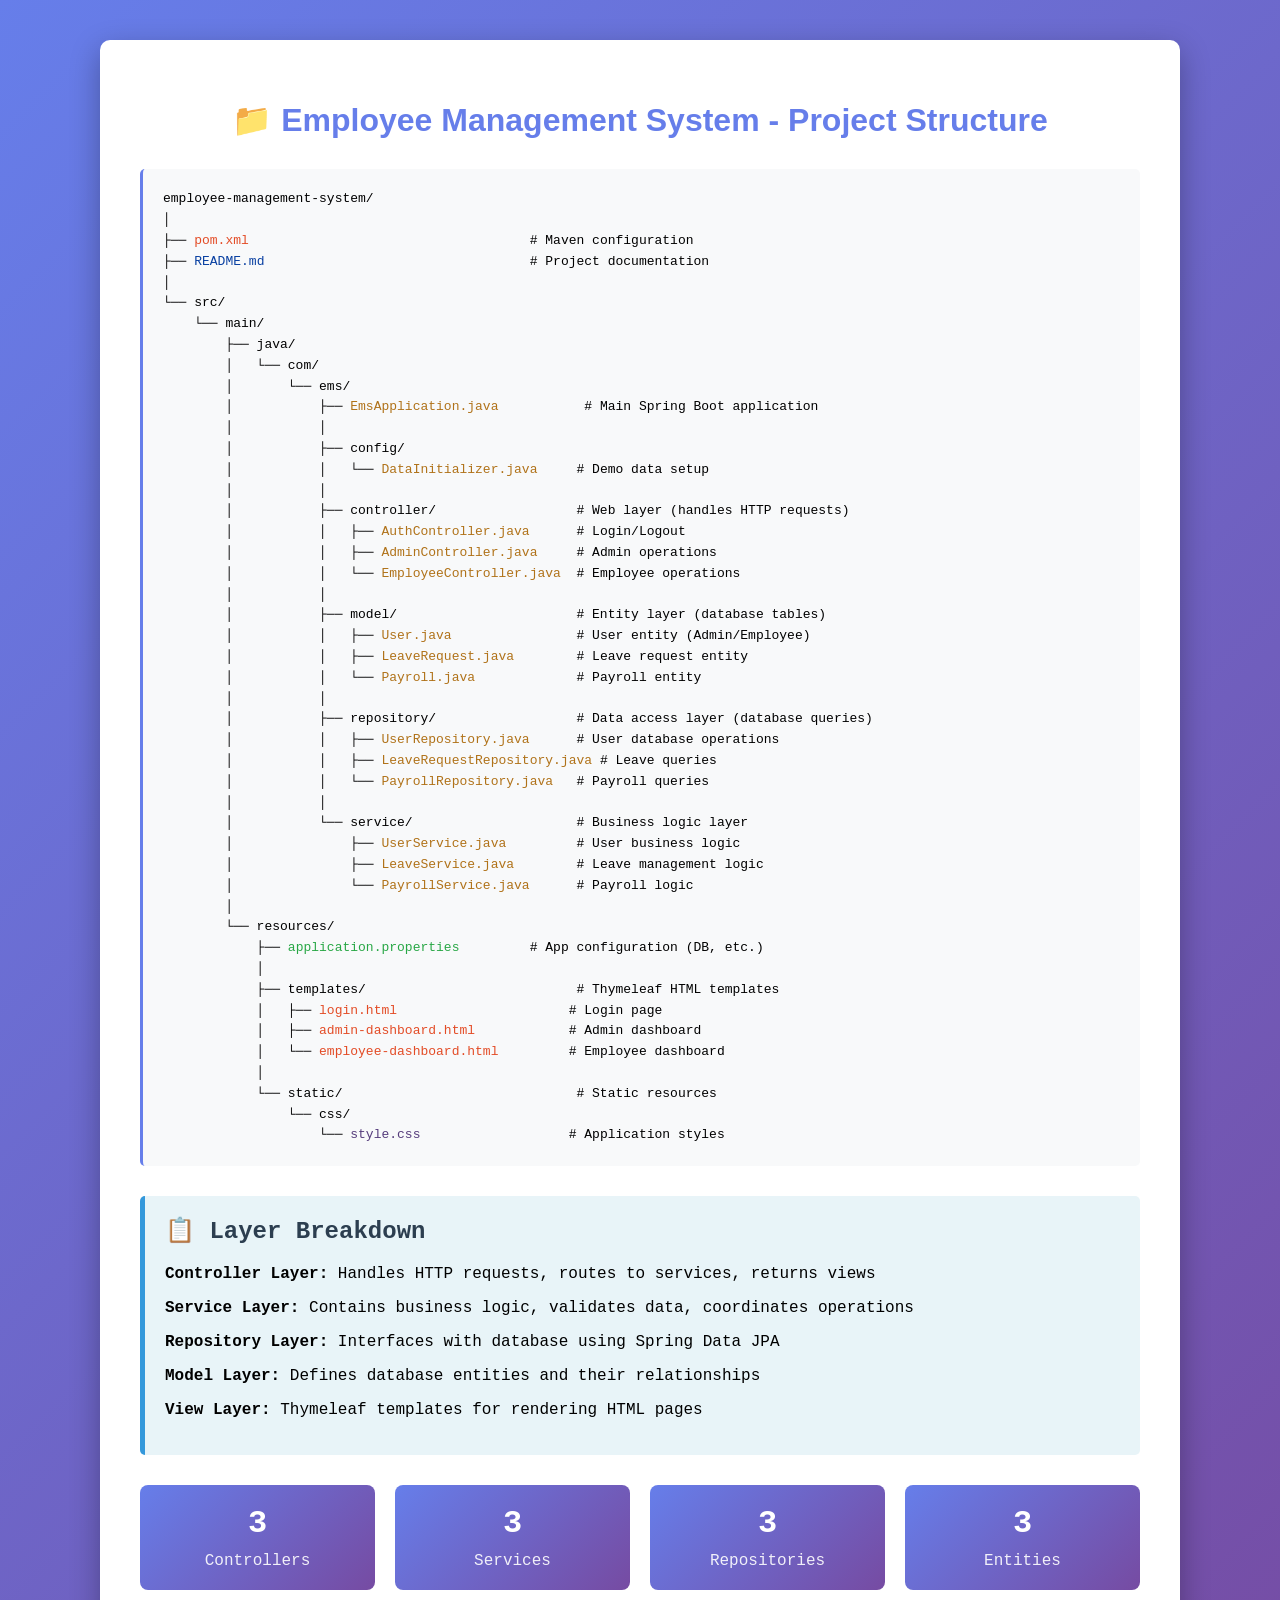
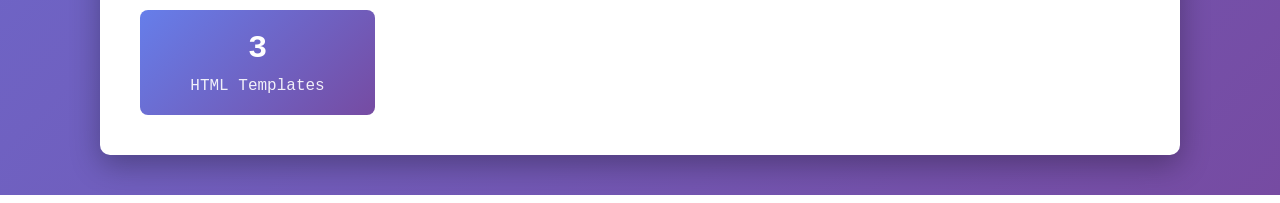
<file: Project_Structure.html>
<!DOCTYPE html>
<html lang="en">

<head>
    <meta charset="UTF-8">
    <meta name="viewport" content="width=device-width, initial-scale=1.0">
    <title>EMS - Project Structure</title>
    <style>
        body {
            font-family: 'Consolas', 'Monaco', monospace;
            background: linear-gradient(135deg, #667eea 0%, #764ba2 100%);
            min-height: 100vh;
            padding: 40px;
            margin: 0;
        }

        .container {
            max-width: 1000px;
            margin: 0 auto;
            background: white;
            padding: 40px;
            border-radius: 10px;
            box-shadow: 0 10px 30px rgba(0, 0, 0, 0.3);
        }

        h1 {
            color: #667eea;
            text-align: center;
            margin-bottom: 30px;
            font-family: 'Segoe UI', sans-serif;
        }

        .tree {
            background: #f8f9fa;
            padding: 20px;
            border-radius: 5px;
            border-left: 3px solid #667eea;
            overflow-x: auto;
        }

        .folder {
            color: #667eea;
            font-weight: bold;
        }

        .file {
            color: #333;
        }

        .java {
            color: #b07219;
        }

        .xml {
            color: #e34c26;
        }

        .html {
            color: #e34c26;
        }

        .css {
            color: #563d7c;
        }

        .properties {
            color: #28a745;
        }

        .md {
            color: #083fa1;
        }

        pre {
            margin: 0;
            line-height: 1.6;
        }

        .description {
            background: #e8f4f8;
            padding: 20px;
            border-radius: 5px;
            margin-top: 30px;
            border-left: 5px solid #3498db;
        }

        .description h2 {
            color: #2c3e50;
            margin-top: 0;
        }

        .stats {
            display: grid;
            grid-template-columns: repeat(auto-fit, minmax(200px, 1fr));
            gap: 20px;
            margin-top: 30px;
        }

        .stat-card {
            background: linear-gradient(135deg, #667eea 0%, #764ba2 100%);
            color: white;
            padding: 20px;
            border-radius: 8px;
            text-align: center;
        }

        .stat-card h3 {
            margin: 0 0 10px 0;
            font-size: 32px;
        }

        .stat-card p {
            margin: 0;
            opacity: 0.9;
        }
    </style>
</head>

<body>
    <div class="container">
        <h1>📁 Employee Management System - Project Structure</h1>

        <div class="tree">
            <pre>employee-management-system/
│
├── <span class="xml">pom.xml</span>                                    # Maven configuration
├── <span class="md">README.md</span>                                  # Project documentation
│
└── src/
    └── main/
        ├── java/
        │   └── com/
        │       └── ems/
        │           ├── <span class="java">EmsApplication.java</span>           # Main Spring Boot application
        │           │
        │           ├── config/
        │           │   └── <span class="java">DataInitializer.java</span>     # Demo data setup
        │           │
        │           ├── controller/                  # Web layer (handles HTTP requests)
        │           │   ├── <span class="java">AuthController.java</span>      # Login/Logout
        │           │   ├── <span class="java">AdminController.java</span>     # Admin operations
        │           │   └── <span class="java">EmployeeController.java</span>  # Employee operations
        │           │
        │           ├── model/                       # Entity layer (database tables)
        │           │   ├── <span class="java">User.java</span>                # User entity (Admin/Employee)
        │           │   ├── <span class="java">LeaveRequest.java</span>        # Leave request entity
        │           │   └── <span class="java">Payroll.java</span>             # Payroll entity
        │           │
        │           ├── repository/                  # Data access layer (database queries)
        │           │   ├── <span class="java">UserRepository.java</span>      # User database operations
        │           │   ├── <span class="java">LeaveRequestRepository.java</span> # Leave queries
        │           │   └── <span class="java">PayrollRepository.java</span>   # Payroll queries
        │           │
        │           └── service/                     # Business logic layer
        │               ├── <span class="java">UserService.java</span>         # User business logic
        │               ├── <span class="java">LeaveService.java</span>        # Leave management logic
        │               └── <span class="java">PayrollService.java</span>      # Payroll logic
        │
        └── resources/
            ├── <span class="properties">application.properties</span>         # App configuration (DB, etc.)
            │
            ├── templates/                           # Thymeleaf HTML templates
            │   ├── <span class="html">login.html</span>                      # Login page
            │   ├── <span class="html">admin-dashboard.html</span>            # Admin dashboard
            │   └── <span class="html">employee-dashboard.html</span>         # Employee dashboard
            │
            └── static/                              # Static resources
                └── css/
                    └── <span class="css">style.css</span>                   # Application styles
</pre>
        </div>

        <div class="description">
            <h2>📋 Layer Breakdown</h2>
            <p><strong>Controller Layer:</strong> Handles HTTP requests, routes to services, returns views</p>
            <p><strong>Service Layer:</strong> Contains business logic, validates data, coordinates operations</p>
            <p><strong>Repository Layer:</strong> Interfaces with database using Spring Data JPA</p>
            <p><strong>Model Layer:</strong> Defines database entities and their relationships</p>
            <p><strong>View Layer:</strong> Thymeleaf templates for rendering HTML pages</p>
        </div>

        <div class="stats">
            <div class="stat-card">
                <h3>3</h3>
                <p>Controllers</p>
            </div>
            <div class="stat-card">
                <h3>3</h3>
                <p>Services</p>
            </div>
            <div class="stat-card">
                <h3>3</h3>
                <p>Repositories</p>
            </div>
            <div class="stat-card">
                <h3>3</h3>
                <p>Entities</p>
            </div>
            <div class="stat-card">
                <h3>3</h3>
                <p>HTML Templates</p>
            </div>
        </div>
    </div>
</body>

</html>
</file>
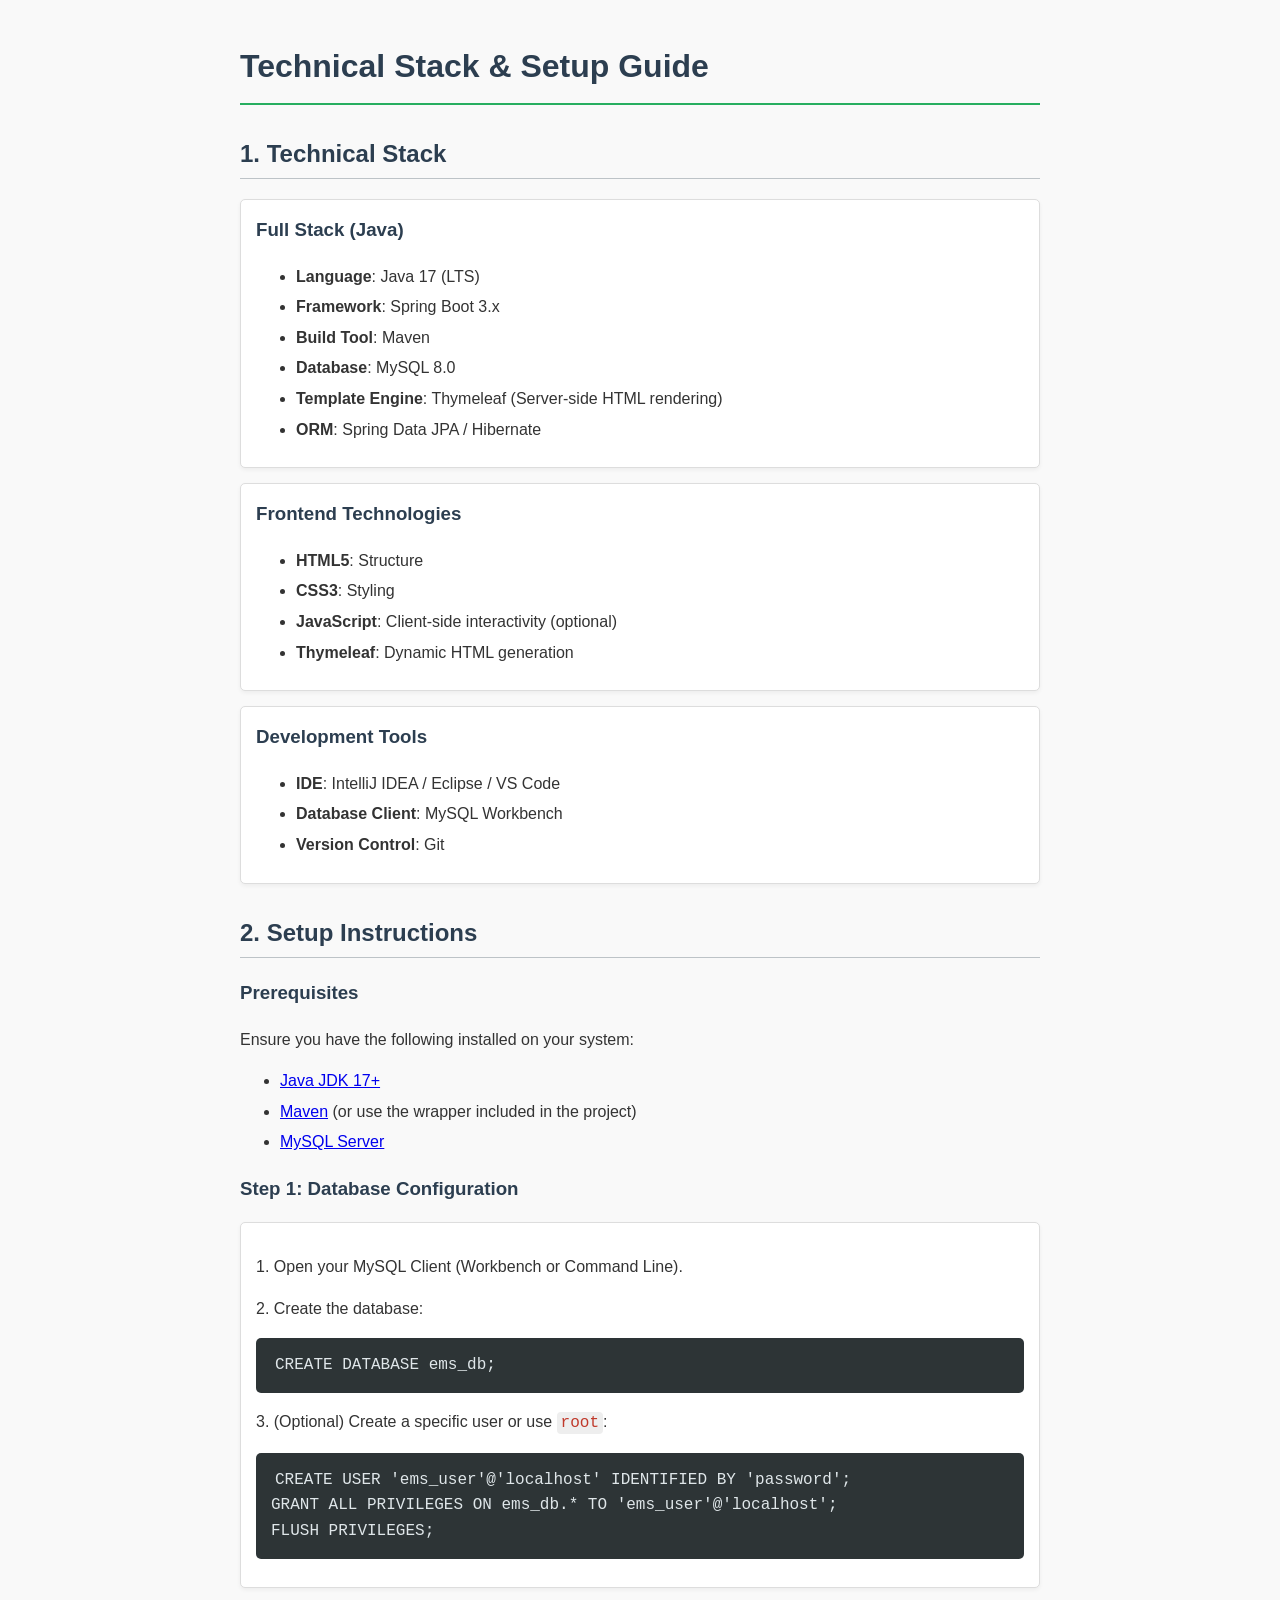
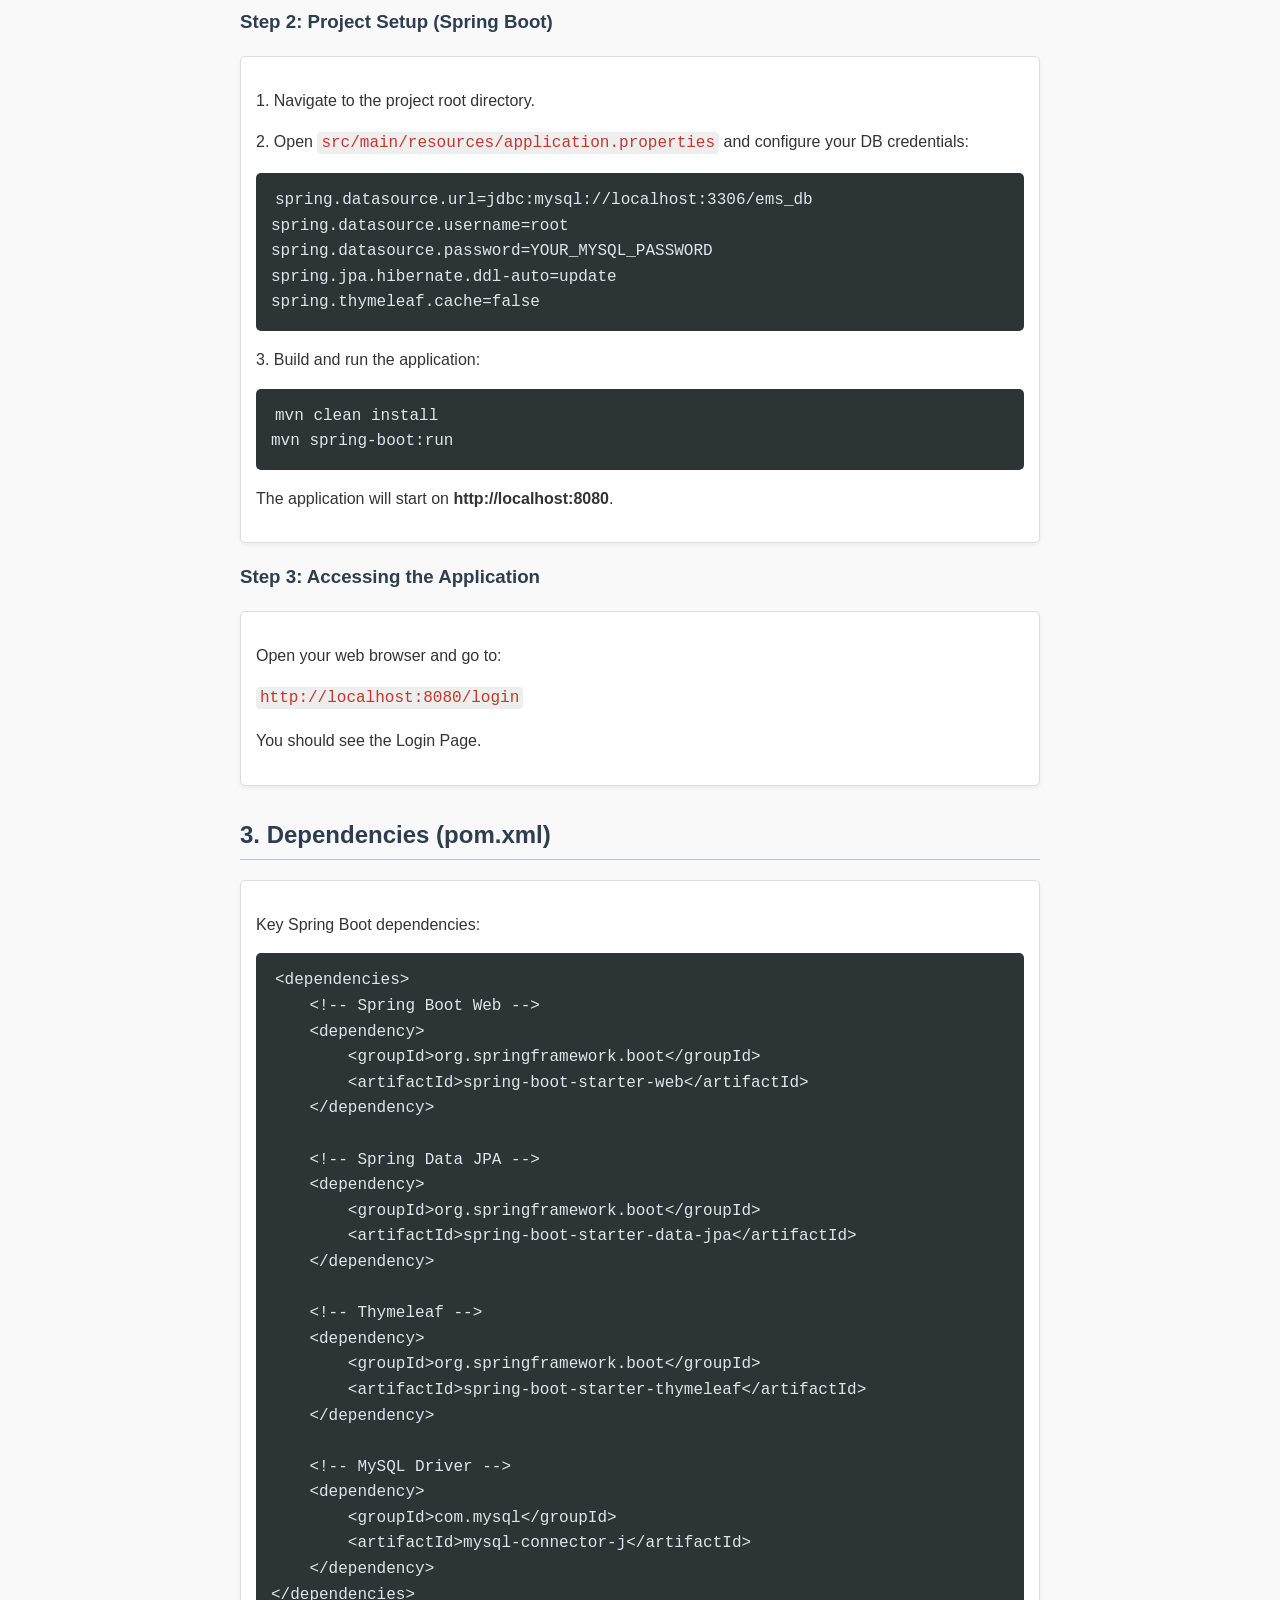
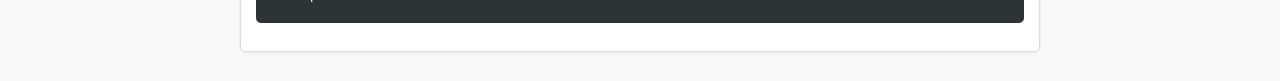
<file: Technical_Stack_and_Setup.html>
<!DOCTYPE html>
<html lang="en">

<head>
    <meta charset="UTF-8">
    <meta name="viewport" content="width=device-width, initial-scale=1.0">
    <title>EMS - Technical Stack & Setup Guide</title>
    <style>
        body {
            font-family: 'Segoe UI', Tahoma, Geneva, Verdana, sans-serif;
            line-height: 1.6;
            color: #333;
            max-width: 800px;
            margin: 0 auto;
            padding: 20px;
            background-color: #f9f9f9;
        }

        h1,
        h2,
        h3,
        h4 {
            color: #2c3e50;
        }

        h1 {
            border-bottom: 2px solid #27ae60;
            padding-bottom: 10px;
        }

        h2 {
            border-bottom: 1px solid #bdc3c7;
            padding-bottom: 5px;
            margin-top: 30px;
        }

        code {
            background-color: #eee;
            padding: 2px 4px;
            border-radius: 4px;
            font-family: Consolas, monospace;
            color: #c0392b;
        }

        pre {
            background-color: #2d3436;
            color: #dfe6e9;
            padding: 15px;
            border-radius: 5px;
            overflow-x: auto;
        }

        pre code {
            background-color: transparent;
            color: inherit;
        }

        .step {
            background-color: #fff;
            border: 1px solid #ddd;
            padding: 15px;
            border-radius: 5px;
            margin-bottom: 15px;
            box-shadow: 0 2px 4px rgba(0, 0, 0, 0.05);
        }

        .step h3 {
            margin-top: 0;
        }

        ul {
            margin-bottom: 10px;
        }

        li {
            margin-bottom: 5px;
        }
    </style>
</head>

<body>

    <h1>Technical Stack & Setup Guide</h1>

    <h2>1. Technical Stack</h2>

    <div class="step">
        <h3>Full Stack (Java)</h3>
        <ul>
            <li><strong>Language</strong>: Java 17 (LTS)</li>
            <li><strong>Framework</strong>: Spring Boot 3.x</li>
            <li><strong>Build Tool</strong>: Maven</li>
            <li><strong>Database</strong>: MySQL 8.0</li>
            <li><strong>Template Engine</strong>: Thymeleaf (Server-side HTML rendering)</li>
            <li><strong>ORM</strong>: Spring Data JPA / Hibernate</li>
        </ul>
    </div>

    <div class="step">
        <h3>Frontend Technologies</h3>
        <ul>
            <li><strong>HTML5</strong>: Structure</li>
            <li><strong>CSS3</strong>: Styling</li>
            <li><strong>JavaScript</strong>: Client-side interactivity (optional)</li>
            <li><strong>Thymeleaf</strong>: Dynamic HTML generation</li>
        </ul>
    </div>

    <div class="step">
        <h3>Development Tools</h3>
        <ul>
            <li><strong>IDE</strong>: IntelliJ IDEA / Eclipse / VS Code</li>
            <li><strong>Database Client</strong>: MySQL Workbench</li>
            <li><strong>Version Control</strong>: Git</li>
        </ul>
    </div>

    <h2>2. Setup Instructions</h2>

    <h3>Prerequisites</h3>
    <p>Ensure you have the following installed on your system:</p>
    <ul>
        <li><a href="https://www.oracle.com/java/technologies/downloads/">Java JDK 17+</a></li>
        <li><a href="https://maven.apache.org/download.cgi">Maven</a> (or use the wrapper included in the project)</li>
        <li><a href="https://dev.mysql.com/downloads/installer/">MySQL Server</a></li>
    </ul>

    <h3>Step 1: Database Configuration</h3>
    <div class="step">
        <p>1. Open your MySQL Client (Workbench or Command Line).</p>
        <p>2. Create the database:</p>
        <pre><code>CREATE DATABASE ems_db;</code></pre>
        <p>3. (Optional) Create a specific user or use <code>root</code>:</p>
        <pre><code>CREATE USER 'ems_user'@'localhost' IDENTIFIED BY 'password';
GRANT ALL PRIVILEGES ON ems_db.* TO 'ems_user'@'localhost';
FLUSH PRIVILEGES;</code></pre>
    </div>

    <h3>Step 2: Project Setup (Spring Boot)</h3>
    <div class="step">
        <p>1. Navigate to the project root directory.</p>
        <p>2. Open <code>src/main/resources/application.properties</code> and configure your DB credentials:</p>
        <pre><code>spring.datasource.url=jdbc:mysql://localhost:3306/ems_db
spring.datasource.username=root
spring.datasource.password=YOUR_MYSQL_PASSWORD
spring.jpa.hibernate.ddl-auto=update
spring.thymeleaf.cache=false</code></pre>
        <p>3. Build and run the application:</p>
        <pre><code>mvn clean install
mvn spring-boot:run</code></pre>
        <p>The application will start on <strong>http://localhost:8080</strong>.</p>
    </div>

    <h3>Step 3: Accessing the Application</h3>
    <div class="step">
        <p>Open your web browser and go to:</p>
        <p><code>http://localhost:8080/login</code></p>
        <p>You should see the Login Page.</p>
    </div>

    <h2>3. Dependencies (pom.xml)</h2>
    <div class="step">
        <p>Key Spring Boot dependencies:</p>
        <pre><code>&lt;dependencies&gt;
    &lt;!-- Spring Boot Web --&gt;
    &lt;dependency&gt;
        &lt;groupId&gt;org.springframework.boot&lt;/groupId&gt;
        &lt;artifactId&gt;spring-boot-starter-web&lt;/artifactId&gt;
    &lt;/dependency&gt;
    
    &lt;!-- Spring Data JPA --&gt;
    &lt;dependency&gt;
        &lt;groupId&gt;org.springframework.boot&lt;/groupId&gt;
        &lt;artifactId&gt;spring-boot-starter-data-jpa&lt;/artifactId&gt;
    &lt;/dependency&gt;
    
    &lt;!-- Thymeleaf --&gt;
    &lt;dependency&gt;
        &lt;groupId&gt;org.springframework.boot&lt;/groupId&gt;
        &lt;artifactId&gt;spring-boot-starter-thymeleaf&lt;/artifactId&gt;
    &lt;/dependency&gt;
    
    &lt;!-- MySQL Driver --&gt;
    &lt;dependency&gt;
        &lt;groupId&gt;com.mysql&lt;/groupId&gt;
        &lt;artifactId&gt;mysql-connector-j&lt;/artifactId&gt;
    &lt;/dependency&gt;
&lt;/dependencies&gt;</code></pre>
    </div>

</body>

</html>
</file>
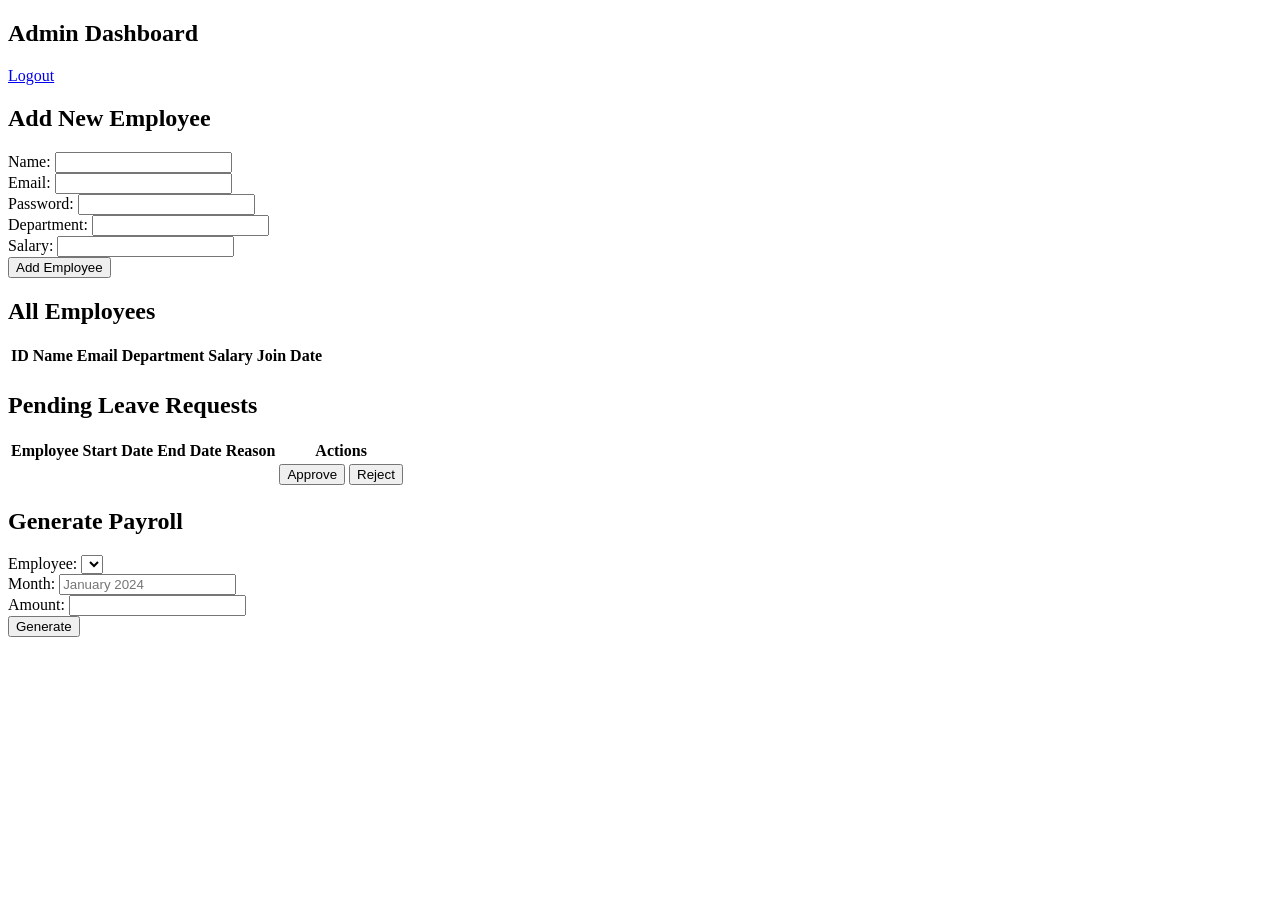
<file: src/main/resources/templates/admin-dashboard.html>
<!DOCTYPE html>
<html xmlns:th="http://www.thymeleaf.org">

<head>
    <meta charset="UTF-8">
    <meta name="viewport" content="width=device-width, initial-scale=1.0">
    <title>Admin Dashboard - EMS</title>
    <link rel="stylesheet" th:href="@{/css/style.css}">
</head>

<body>
    <div class="dashboard">
        <nav class="navbar">
            <h1>Admin Dashboard</h1>
            <a href="/logout" class="btn-logout">Logout</a>
        </nav>

        <div class="dashboard-content">
            <!-- Add Employee Section -->
            <section class="card">
                <h2>Add New Employee</h2>
                <form action="/admin/employees" method="post">
                    <div class="form-row">
                        <div class="form-group">
                            <label>Name:</label>
                            <input type="text" name="name" required>
                        </div>
                        <div class="form-group">
                            <label>Email:</label>
                            <input type="email" name="email" required>
                        </div>
                    </div>
                    <div class="form-row">
                        <div class="form-group">
                            <label>Password:</label>
                            <input type="password" name="password" required>
                        </div>
                        <div class="form-group">
                            <label>Department:</label>
                            <input type="text" name="department" required>
                        </div>
                    </div>
                    <div class="form-group">
                        <label>Salary:</label>
                        <input type="number" name="salary" step="0.01" required>
                    </div>
                    <button type="submit" class="btn-primary">Add Employee</button>
                </form>
            </section>

            <!-- Employee List -->
            <section class="card">
                <h2>All Employees</h2>
                <table>
                    <thead>
                        <tr>
                            <th>ID</th>
                            <th>Name</th>
                            <th>Email</th>
                            <th>Department</th>
                            <th>Salary</th>
                            <th>Join Date</th>
                        </tr>
                    </thead>
                    <tbody>
                        <tr th:each="emp : ${employees}">
                            <td th:text="${emp.id}"></td>
                            <td th:text="${emp.name}"></td>
                            <td th:text="${emp.email}"></td>
                            <td th:text="${emp.department}"></td>
                            <td th:text="${emp.salary}"></td>
                            <td th:text="${emp.joinDate}"></td>
                        </tr>
                    </tbody>
                </table>
            </section>

            <!-- Pending Leave Requests -->
            <section class="card">
                <h2>Pending Leave Requests</h2>
                <table>
                    <thead>
                        <tr>
                            <th>Employee</th>
                            <th>Start Date</th>
                            <th>End Date</th>
                            <th>Reason</th>
                            <th>Actions</th>
                        </tr>
                    </thead>
                    <tbody>
                        <tr th:each="leave : ${pendingLeaves}">
                            <td th:text="${leave.employee.name}"></td>
                            <td th:text="${leave.startDate}"></td>
                            <td th:text="${leave.endDate}"></td>
                            <td th:text="${leave.reason}"></td>
                            <td>
                                <form th:action="@{/admin/leaves/{id}/approve(id=${leave.id})}" method="post"
                                    style="display:inline;">
                                    <button type="submit" class="btn-success">Approve</button>
                                </form>
                                <form th:action="@{/admin/leaves/{id}/reject(id=${leave.id})}" method="post"
                                    style="display:inline;">
                                    <button type="submit" class="btn-danger">Reject</button>
                                </form>
                            </td>
                        </tr>
                    </tbody>
                </table>
            </section>

            <!-- Generate Payroll -->
            <section class="card">
                <h2>Generate Payroll</h2>
                <form action="/admin/payroll" method="post">
                    <div class="form-row">
                        <div class="form-group">
                            <label>Employee:</label>
                            <select name="employeeId" required>
                                <option th:each="emp : ${employees}" th:value="${emp.id}" th:text="${emp.name}">
                                </option>
                            </select>
                        </div>
                        <div class="form-group">
                            <label>Month:</label>
                            <input type="text" name="month" placeholder="January 2024" required>
                        </div>
                        <div class="form-group">
                            <label>Amount:</label>
                            <input type="number" name="amount" step="0.01" required>
                        </div>
                    </div>
                    <button type="submit" class="btn-primary">Generate</button>
                </form>
            </section>
        </div>
    </div>
</body>

</html>
</file>
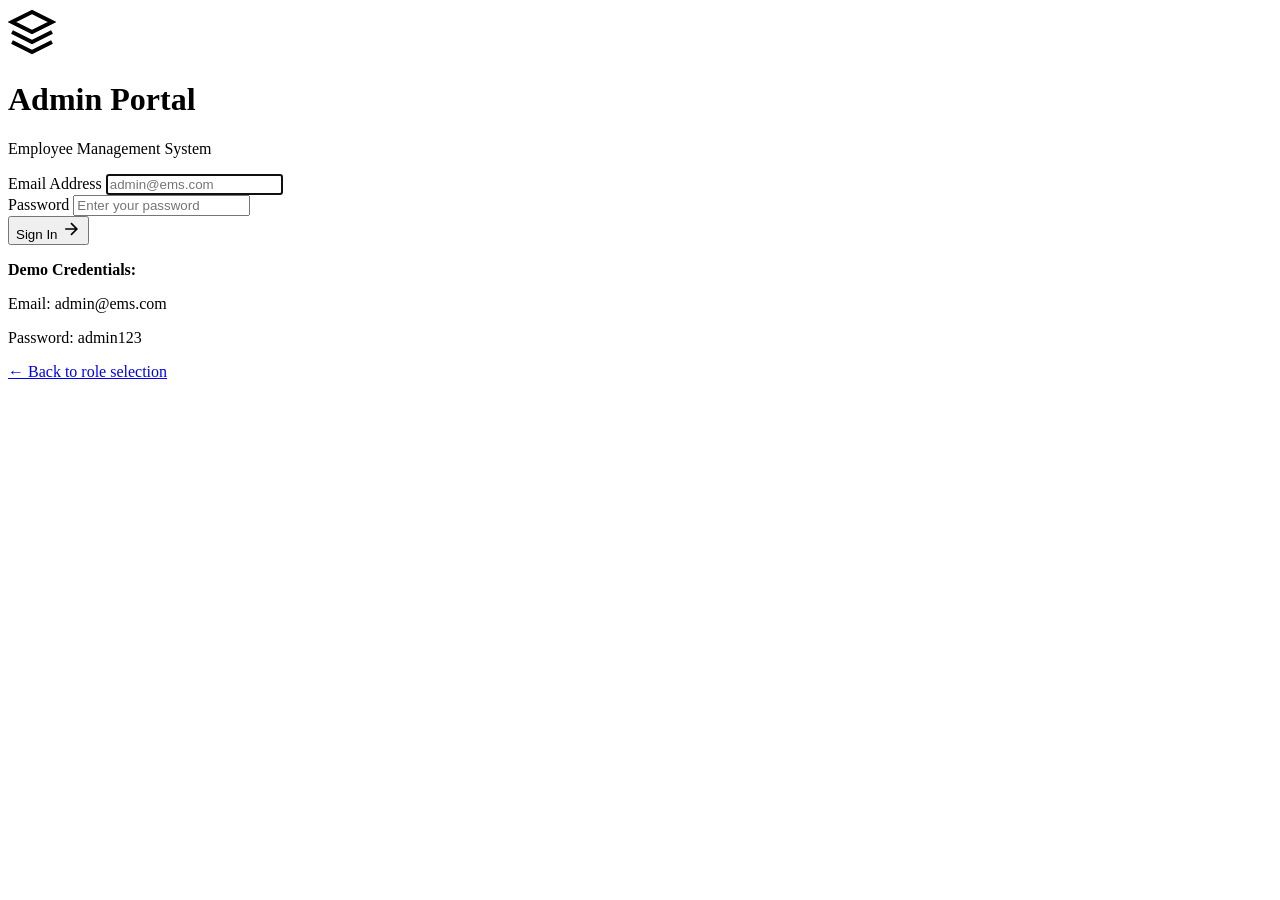
<file: src/main/resources/templates/admin-login.html>
<!DOCTYPE html>
<html xmlns:th="http://www.thymeleaf.org">

<head>
    <meta charset="UTF-8">
    <meta name="viewport" content="width=device-width, initial-scale=1.0">
    <title>Admin Login - Employee Management System</title>
    <link rel="stylesheet" th:href="@{/css/style.css}">
</head>

<body class="admin-body">
    <div class="login-container">
        <div class="login-box admin-login-box">
            <div class="login-header">
                <div class="login-icon admin-icon">
                    <svg width="48" height="48" viewBox="0 0 24 24" fill="none" stroke="currentColor" stroke-width="2">
                        <path d="M12 2L2 7l10 5 10-5-10-5z"></path>
                        <path d="M2 17l10 5 10-5M2 12l10 5 10-5"></path>
                    </svg>
                </div>
                <h1>Admin Portal</h1>
                <p class="subtitle">Employee Management System</p>
            </div>

            <div th:if="${error}" class="error-message">
                <p th:text="${error}"></p>
            </div>

            <form action="/admin/login" method="post">
                <div class="form-group">
                    <label for="email">Email Address</label>
                    <input type="email" id="email" name="email" placeholder="admin@ems.com" required autofocus>
                </div>

                <div class="form-group">
                    <label for="password">Password</label>
                    <input type="password" id="password" name="password" placeholder="Enter your password" required>
                </div>

                <button type="submit" class="btn-primary admin-btn-primary">
                    <span>Sign In</span>
                    <svg width="20" height="20" viewBox="0 0 24 24" fill="none" stroke="currentColor" stroke-width="2">
                        <path d="M5 12h14M12 5l7 7-7 7"></path>
                    </svg>
                </button>
            </form>

            <div class="demo-credentials">
                <p><strong>Demo Credentials:</strong></p>
                <p>Email: admin@ems.com</p>
                <p>Password: admin123</p>
            </div>

            <div class="back-link">
                <a href="/">← Back to role selection</a>
            </div>
        </div>
    </div>
</body>

</html>
</file>
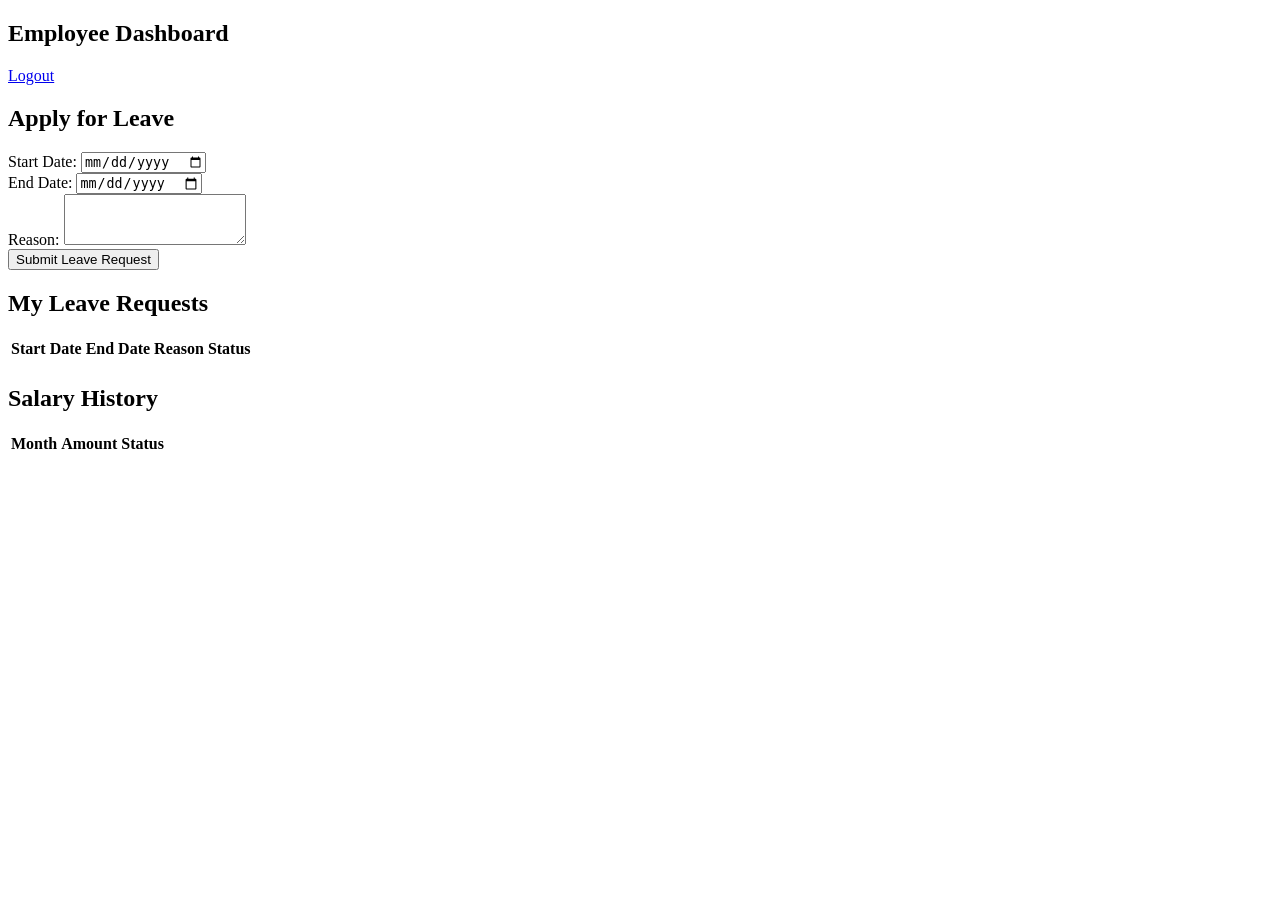
<file: src/main/resources/templates/employee-dashboard.html>
<!DOCTYPE html>
<html xmlns:th="http://www.thymeleaf.org">

<head>
    <meta charset="UTF-8">
    <meta name="viewport" content="width=device-width, initial-scale=1.0">
    <title>Employee Dashboard - EMS</title>
    <link rel="stylesheet" th:href="@{/css/style.css}">
</head>

<body>
    <div class="dashboard">
        <nav class="navbar">
            <h1>Employee Dashboard</h1>
            <div>
                <span th:text="'Welcome, ' + ${user.name}"></span>
                <a href="/logout" class="btn-logout">Logout</a>
            </div>
        </nav>

        <div class="dashboard-content">
            <!-- Apply for Leave -->
            <section class="card">
                <h2>Apply for Leave</h2>
                <form action="/employee/leaves" method="post">
                    <div class="form-row">
                        <div class="form-group">
                            <label>Start Date:</label>
                            <input type="date" name="startDate" required>
                        </div>
                        <div class="form-group">
                            <label>End Date:</label>
                            <input type="date" name="endDate" required>
                        </div>
                    </div>
                    <div class="form-group">
                        <label>Reason:</label>
                        <textarea name="reason" rows="3" required></textarea>
                    </div>
                    <button type="submit" class="btn-primary">Submit Leave Request</button>
                </form>
            </section>

            <!-- My Leave Requests -->
            <section class="card">
                <h2>My Leave Requests</h2>
                <table>
                    <thead>
                        <tr>
                            <th>Start Date</th>
                            <th>End Date</th>
                            <th>Reason</th>
                            <th>Status</th>
                        </tr>
                    </thead>
                    <tbody>
                        <tr th:each="leave : ${leaves}">
                            <td th:text="${leave.startDate}"></td>
                            <td th:text="${leave.endDate}"></td>
                            <td th:text="${leave.reason}"></td>
                            <td>
                                <span th:text="${leave.status}" th:class="${leave.status == 'APPROVED' ? 'status-approved' : 
                                                 leave.status == 'REJECTED' ? 'status-rejected' : 
                                                 'status-pending'}"></span>
                            </td>
                        </tr>
                    </tbody>
                </table>
            </section>

            <!-- Salary History -->
            <section class="card">
                <h2>Salary History</h2>
                <table>
                    <thead>
                        <tr>
                            <th>Month</th>
                            <th>Amount</th>
                            <th>Status</th>
                        </tr>
                    </thead>
                    <tbody>
                        <tr th:each="payroll : ${payrolls}">
                            <td th:text="${payroll.month}"></td>
                            <td th:text="${payroll.amount}"></td>
                            <td>
                                <span th:text="${payroll.status}"
                                    th:class="${payroll.status == 'PAID' ? 'status-approved' : 'status-pending'}"></span>
                            </td>
                        </tr>
                    </tbody>
                </table>
            </section>
        </div>
    </div>
</body>

</html>
</file>
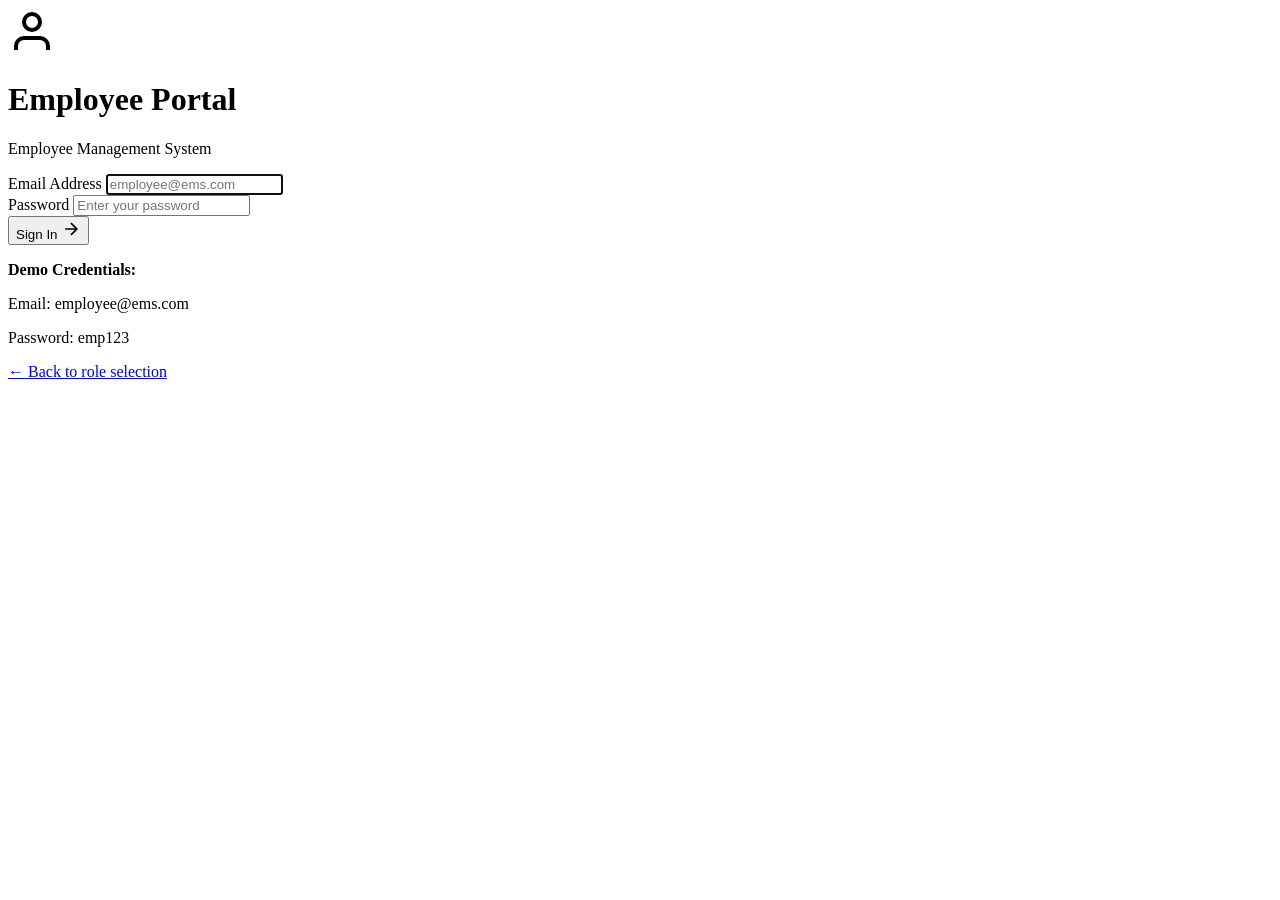
<file: src/main/resources/templates/employee-login.html>
<!DOCTYPE html>
<html xmlns:th="http://www.thymeleaf.org">

<head>
    <meta charset="UTF-8">
    <meta name="viewport" content="width=device-width, initial-scale=1.0">
    <title>Employee Login - Employee Management System</title>
    <link rel="stylesheet" th:href="@{/css/style.css}">
</head>

<body class="employee-body">
    <div class="login-container">
        <div class="login-box employee-login-box">
            <div class="login-header">
                <div class="login-icon employee-icon">
                    <svg width="48" height="48" viewBox="0 0 24 24" fill="none" stroke="currentColor" stroke-width="2">
                        <path d="M20 21v-2a4 4 0 0 0-4-4H8a4 4 0 0 0-4 4v2"></path>
                        <circle cx="12" cy="7" r="4"></circle>
                    </svg>
                </div>
                <h1>Employee Portal</h1>
                <p class="subtitle">Employee Management System</p>
            </div>

            <div th:if="${error}" class="error-message">
                <p th:text="${error}"></p>
            </div>

            <form action="/employee/login" method="post">
                <div class="form-group">
                    <label for="email">Email Address</label>
                    <input type="email" id="email" name="email" placeholder="employee@ems.com" required autofocus>
                </div>

                <div class="form-group">
                    <label for="password">Password</label>
                    <input type="password" id="password" name="password" placeholder="Enter your password" required>
                </div>

                <button type="submit" class="btn-primary employee-btn-primary">
                    <span>Sign In</span>
                    <svg width="20" height="20" viewBox="0 0 24 24" fill="none" stroke="currentColor" stroke-width="2">
                        <path d="M5 12h14M12 5l7 7-7 7"></path>
                    </svg>
                </button>
            </form>

            <div class="demo-credentials">
                <p><strong>Demo Credentials:</strong></p>
                <p>Email: employee@ems.com</p>
                <p>Password: emp123</p>
            </div>

            <div class="back-link">
                <a href="/">← Back to role selection</a>
            </div>
        </div>
    </div>
</body>

</html>
</file>
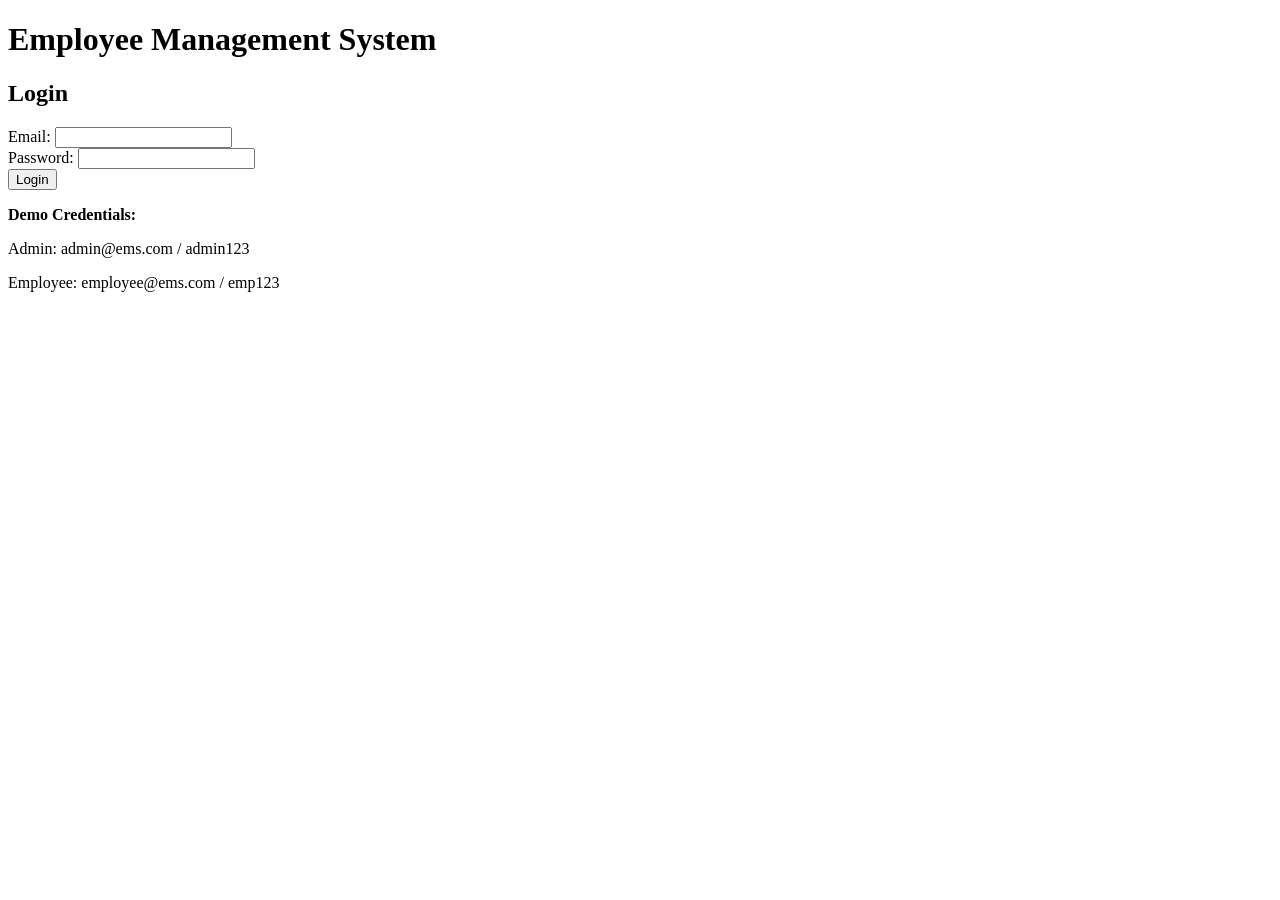
<file: src/main/resources/templates/login.html>
<!DOCTYPE html>
<html xmlns:th="http://www.thymeleaf.org">

<head>
    <meta charset="UTF-8">
    <meta name="viewport" content="width=device-width, initial-scale=1.0">
    <title>Login - Employee Management System</title>
    <link rel="stylesheet" th:href="@{/css/style.css}">
</head>

<body>
    <div class="login-container">
        <div class="login-box">
            <h1>Employee Management System</h1>
            <h2>Login</h2>

            <div th:if="${error}" class="error-message">
                <p th:text="${error}"></p>
            </div>

            <form action="/login" method="post">
                <div class="form-group">
                    <label for="email">Email:</label>
                    <input type="email" id="email" name="email" required>
                </div>

                <div class="form-group">
                    <label for="password">Password:</label>
                    <input type="password" id="password" name="password" required>
                </div>

                <button type="submit" class="btn-primary">Login</button>
            </form>

            <div class="demo-credentials">
                <p><strong>Demo Credentials:</strong></p>
                <p>Admin: admin@ems.com / admin123</p>
                <p>Employee: employee@ems.com / emp123</p>
            </div>
        </div>
    </div>
</body>

</html>
</file>
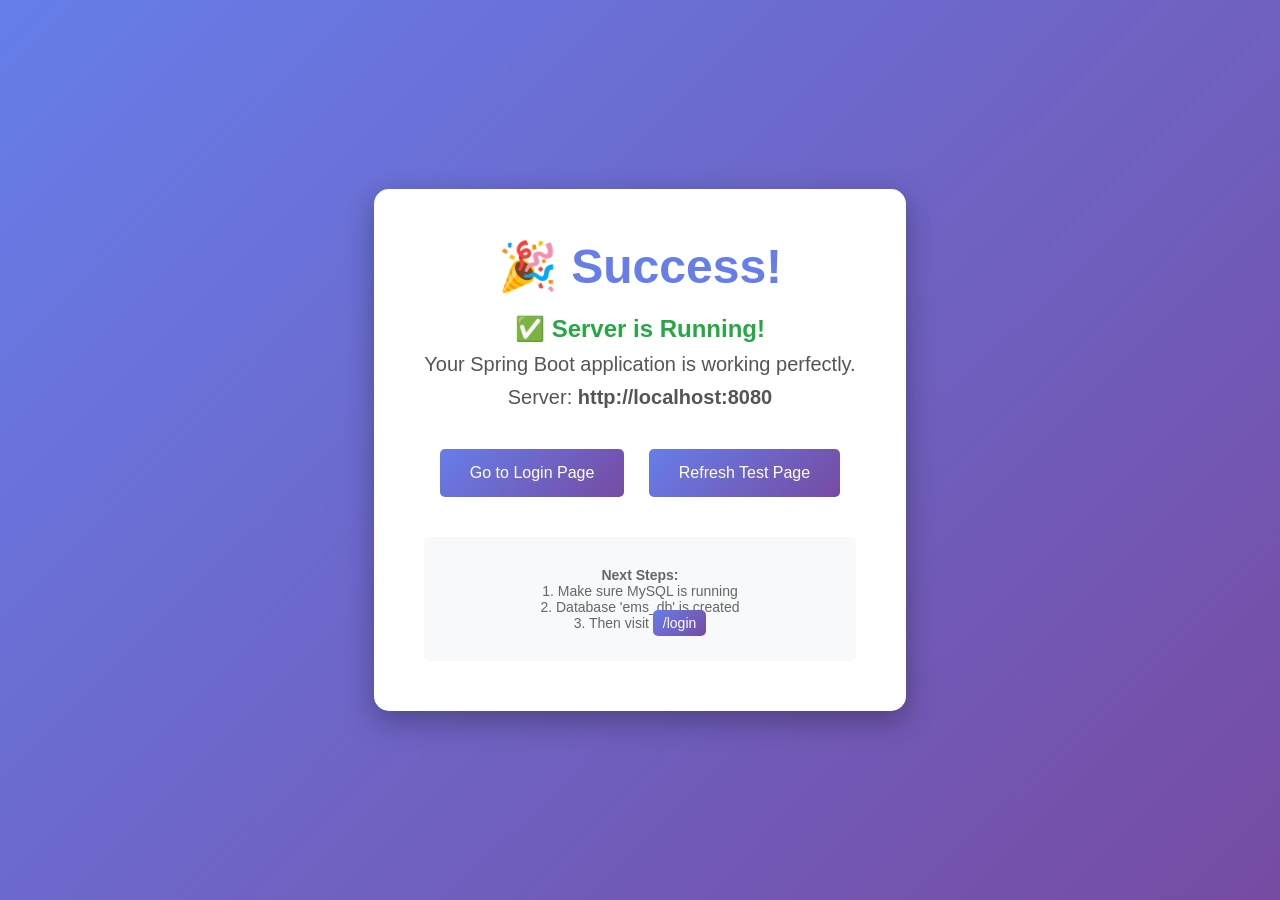
<file: src/main/resources/templates/test.html>
<!DOCTYPE html>
<html>

<head>
    <meta charset="UTF-8">
    <title>Test Page - Server Running!</title>
    <style>
        body {
            font-family: Arial, sans-serif;
            display: flex;
            justify-content: center;
            align-items: center;
            min-height: 100vh;
            margin: 0;
            background: linear-gradient(135deg, #667eea 0%, #764ba2 100%);
        }

        .container {
            background: white;
            padding: 50px;
            border-radius: 15px;
            box-shadow: 0 10px 30px rgba(0, 0, 0, 0.3);
            text-align: center;
        }

        h1 {
            color: #667eea;
            font-size: 48px;
            margin: 0 0 20px 0;
        }

        p {
            color: #555;
            font-size: 20px;
            margin: 10px 0;
        }

        .success {
            color: #28a745;
            font-weight: bold;
            font-size: 24px;
        }

        .links {
            margin-top: 30px;
        }

        a {
            display: inline-block;
            margin: 10px;
            padding: 15px 30px;
            background: linear-gradient(135deg, #667eea 0%, #764ba2 100%);
            color: white;
            text-decoration: none;
            border-radius: 5px;
            transition: transform 0.2s;
        }

        a:hover {
            transform: translateY(-2px);
        }
    </style>
</head>

<body>
    <div class="container">
        <h1>🎉 Success!</h1>
        <p class="success">✅ Server is Running!</p>
        <p>Your Spring Boot application is working perfectly.</p>
        <p>Server: <strong>http://localhost:8080</strong></p>

        <div class="links">
            <a href="/login">Go to Login Page</a>
            <a href="/test">Refresh Test Page</a>
        </div>

        <div style="margin-top: 30px; padding: 20px; background: #f8f9fa; border-radius: 5px;">
            <p style="font-size: 14px; color: #666;">
                <strong>Next Steps:</strong><br>
                1. Make sure MySQL is running<br>
                2. Database 'ems_db' is created<br>
                3. Then visit <a href="/login" style="display: inline; padding: 5px 10px; margin: 0;">/login</a>
            </p>
        </div>
    </div>
</body>

</html>
</file>
